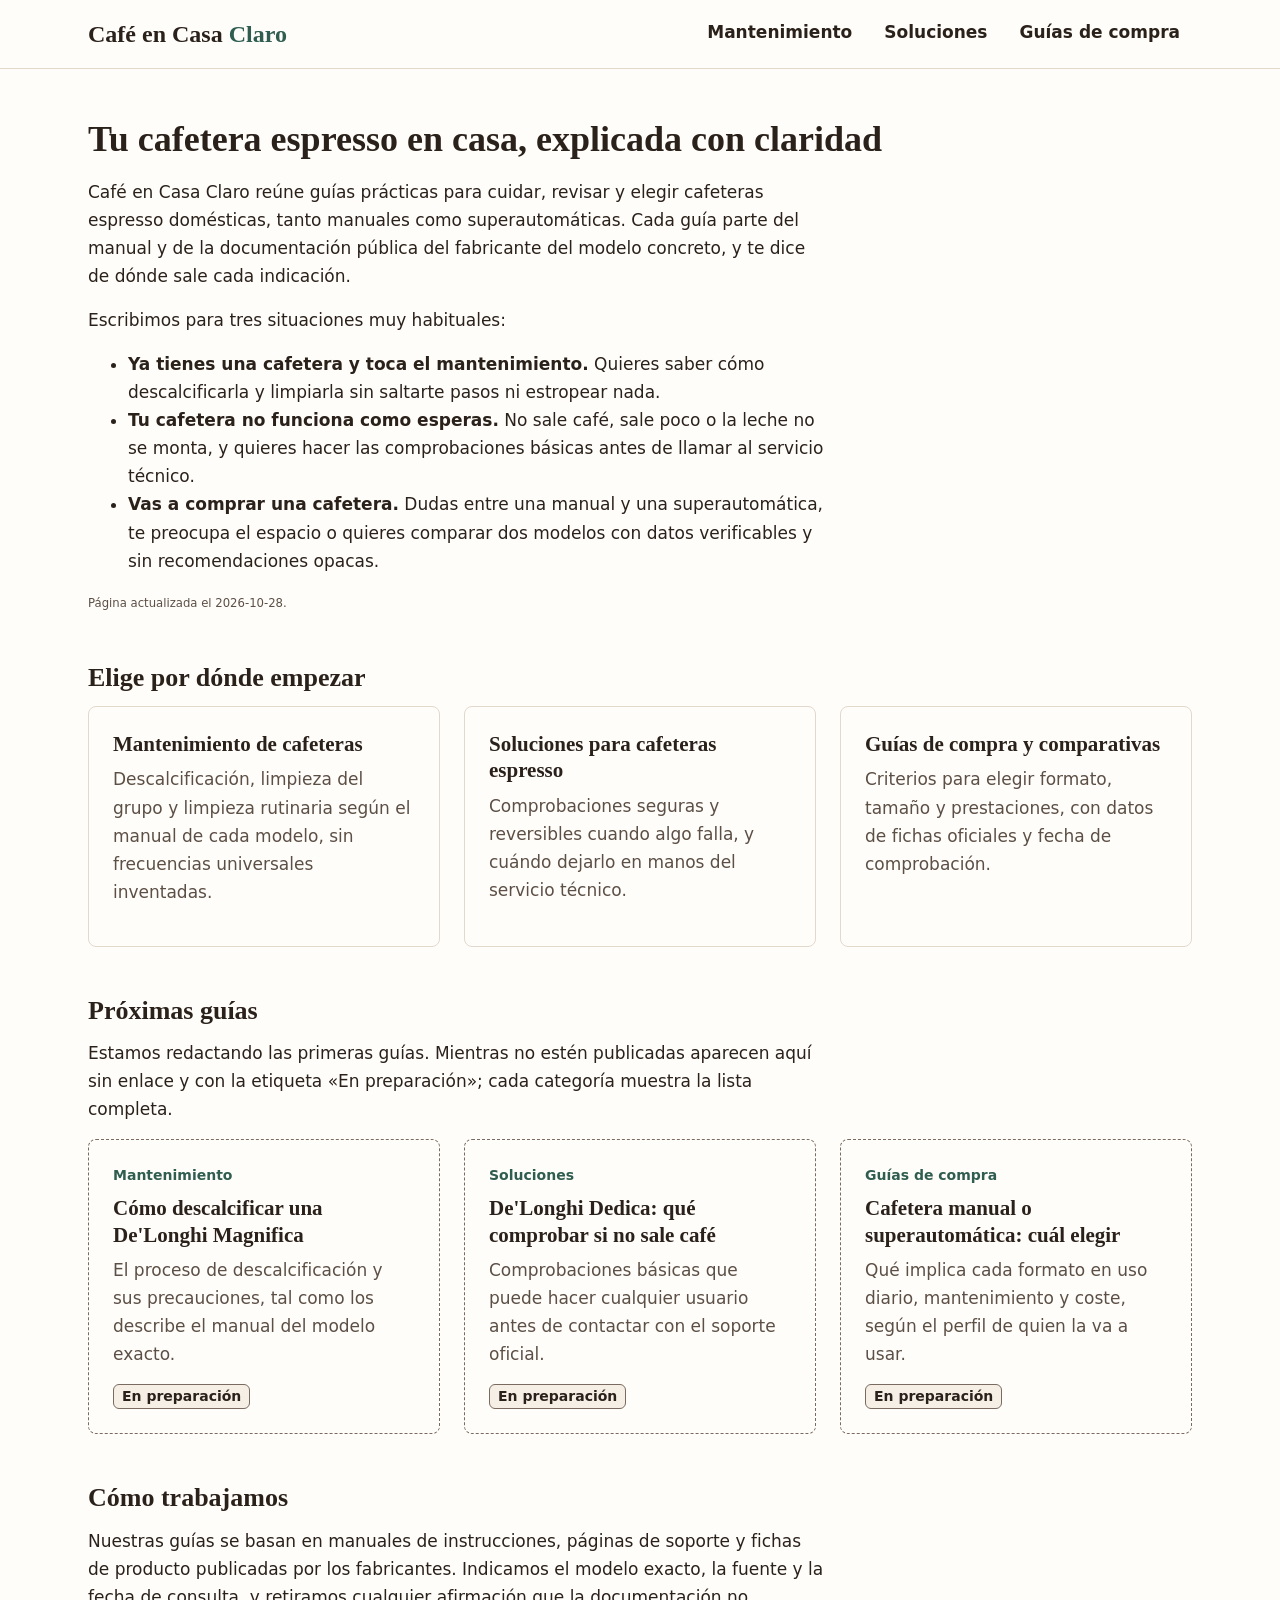
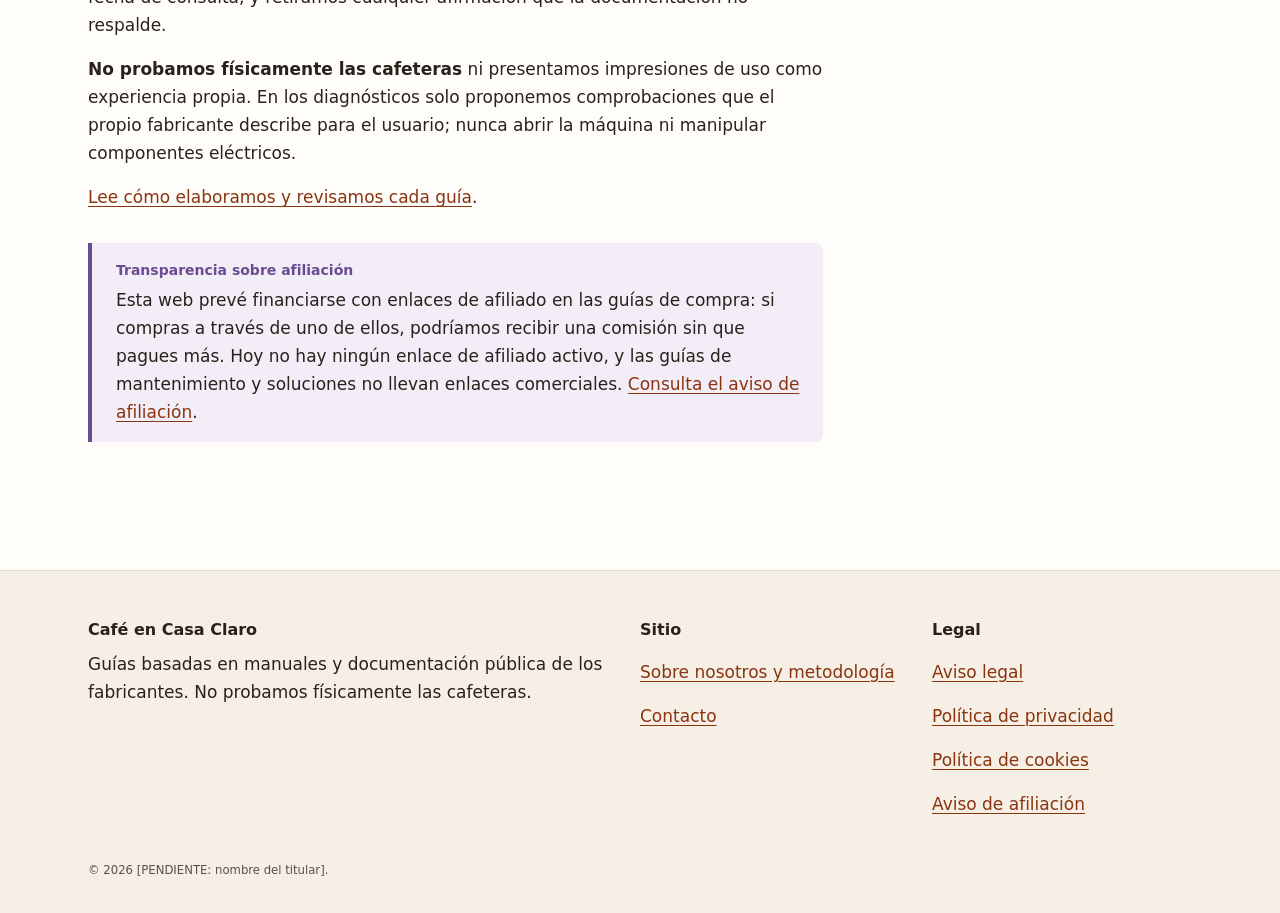
<file: cafe-en-casa-claro/index.html>
<!doctype html>
<html lang="es"><head><meta charset="utf-8"><meta name="viewport" content="width=device-width, initial-scale=1"><meta name="color-scheme" content="light"><title>Café en Casa Claro: mantener, solucionar y elegir cafeteras espresso</title><meta name="description" content="Guías en español para limpiar y descalcificar tu cafetera espresso, hacer comprobaciones seguras cuando falla y comparar modelos con datos oficiales de los fabricantes."><link rel="stylesheet" href="css/estilos.css"><link rel="icon" href="favicon.svg" type="image/svg+xml"></head><body><a class="saltar" href="#contenido">Saltar al contenido</a><header class="cabecera"><div class="contenedor cabecera-interior"><a class="marca" href="index.html">Café en Casa <span>Claro</span></a><nav class="nav-principal" aria-label="Principal"><ul><li><a href="mantenimiento/index.html">Mantenimiento</a></li><li><a href="soluciones/index.html">Soluciones</a></li><li><a href="guias-de-compra/index.html">Guías de compra</a></li></ul></nav></div></header><main id="contenido" class="contenedor">
<h1>Tu cafetera espresso en casa, explicada con claridad</h1>
<p class="intro">Café en Casa Claro reúne guías prácticas para cuidar, revisar y elegir cafeteras espresso domésticas, tanto manuales como superautomáticas. Cada guía parte del manual y de la documentación pública del fabricante del modelo concreto, y te dice de dónde sale cada indicación.</p>
<div class="lectura">
<p>Escribimos para tres situaciones muy habituales:</p>
<ul>
<li><strong>Ya tienes una cafetera y toca el mantenimiento.</strong> Quieres saber cómo descalcificarla y limpiarla sin saltarte pasos ni estropear nada.</li>
<li><strong>Tu cafetera no funciona como esperas.</strong> No sale café, sale poco o la leche no se monta, y quieres hacer las comprobaciones básicas antes de llamar al servicio técnico.</li>
<li><strong>Vas a comprar una cafetera.</strong> Dudas entre una manual y una superautomática, te preocupa el espacio o quieres comparar dos modelos con datos verificables y sin recomendaciones opacas.</li>
</ul>
</div>
<p class="fecha-pagina"><small>Página actualizada el <time datetime="2026-10-28">2026-10-28</time>.</small></p>

<h2>Elige por dónde empezar</h2>
<ul class="rejilla-tarjetas">
<li><article class="tarjeta-articulo"><h3 class="tarjeta-titulo"><a href="mantenimiento/index.html">Mantenimiento de cafeteras</a></h3><p class="tarjeta-resumen">Descalcificación, limpieza del grupo y limpieza rutinaria según el manual de cada modelo, sin frecuencias universales inventadas.</p></article></li>
<li><article class="tarjeta-articulo"><h3 class="tarjeta-titulo"><a href="soluciones/index.html">Soluciones para cafeteras espresso</a></h3><p class="tarjeta-resumen">Comprobaciones seguras y reversibles cuando algo falla, y cuándo dejarlo en manos del servicio técnico.</p></article></li>
<li><article class="tarjeta-articulo"><h3 class="tarjeta-titulo"><a href="guias-de-compra/index.html">Guías de compra y comparativas</a></h3><p class="tarjeta-resumen">Criterios para elegir formato, tamaño y prestaciones, con datos de fichas oficiales y fecha de comprobación.</p></article></li>
</ul>

<h2>Próximas guías</h2>
<p class="lectura">Estamos redactando las primeras guías. Mientras no estén publicadas aparecen aquí sin enlace y con la etiqueta «En preparación»; cada categoría muestra la lista completa.</p>
<ul class="rejilla-tarjetas">
<li><article class="tarjeta-articulo tarjeta-preparacion"><p class="tarjeta-categoria">Mantenimiento</p><h3 class="tarjeta-titulo">Cómo descalcificar una De'Longhi Magnifica</h3><p class="tarjeta-resumen">El proceso de descalcificación y sus precauciones, tal como los describe el manual del modelo exacto.</p><p class="tarjeta-meta"><span class="etiqueta-estado">En preparación</span></p></article></li>
<li><article class="tarjeta-articulo tarjeta-preparacion"><p class="tarjeta-categoria">Soluciones</p><h3 class="tarjeta-titulo">De'Longhi Dedica: qué comprobar si no sale café</h3><p class="tarjeta-resumen">Comprobaciones básicas que puede hacer cualquier usuario antes de contactar con el soporte oficial.</p><p class="tarjeta-meta"><span class="etiqueta-estado">En preparación</span></p></article></li>
<li><article class="tarjeta-articulo tarjeta-preparacion"><p class="tarjeta-categoria">Guías de compra</p><h3 class="tarjeta-titulo">Cafetera manual o superautomática: cuál elegir</h3><p class="tarjeta-resumen">Qué implica cada formato en uso diario, mantenimiento y coste, según el perfil de quien la va a usar.</p><p class="tarjeta-meta"><span class="etiqueta-estado">En preparación</span></p></article></li>
</ul>

<h2>Cómo trabajamos</h2>
<div class="lectura">
<p>Nuestras guías se basan en manuales de instrucciones, páginas de soporte y fichas de producto publicadas por los fabricantes. Indicamos el modelo exacto, la fuente y la fecha de consulta, y retiramos cualquier afirmación que la documentación no respalde.</p>
<p><strong>No probamos físicamente las cafeteras</strong> ni presentamos impresiones de uso como experiencia propia. En los diagnósticos solo proponemos comprobaciones que el propio fabricante describe para el usuario; nunca abrir la máquina ni manipular componentes eléctricos.</p>
<p><a href="sobre-nosotros/index.html">Lee cómo elaboramos y revisamos cada guía</a>.</p>
</div>

<aside class="caja caja-afiliacion" aria-label="Transparencia sobre afiliación"><p class="caja-etiqueta">Transparencia sobre afiliación</p><p>Esta web prevé financiarse con enlaces de afiliado en las guías de compra: si compras a través de uno de ellos, podríamos recibir una comisión sin que pagues más. Hoy no hay ningún enlace de afiliado activo, y las guías de mantenimiento y soluciones no llevan enlaces comerciales. <a href="aviso-afiliacion.html">Consulta el aviso de afiliación</a>.</p></aside>
</main><footer class="pie"><div class="contenedor pie-interior"><section aria-labelledby="pie-sitio"><h2 id="pie-sitio" class="pie-titulo">Café en Casa Claro</h2><p>Guías basadas en manuales y documentación pública de los fabricantes. No probamos físicamente las cafeteras.</p></section><nav aria-label="Sitio"><h2 class="pie-titulo">Sitio</h2><ul><li><a href="sobre-nosotros/index.html">Sobre nosotros y metodología</a></li><li><a href="contacto/index.html">Contacto</a></li></ul></nav><nav aria-label="Información legal"><h2 class="pie-titulo">Legal</h2><ul><li><a href="aviso-legal.html">Aviso legal</a></li><li><a href="privacidad.html">Política de privacidad</a></li><li><a href="cookies.html">Política de cookies</a></li><li><a href="aviso-afiliacion.html">Aviso de afiliación</a></li></ul></nav></div><p class="contenedor pie-copy"><small>© 2026 [PENDIENTE: nombre del titular].</small></p></footer></body></html>
</file>
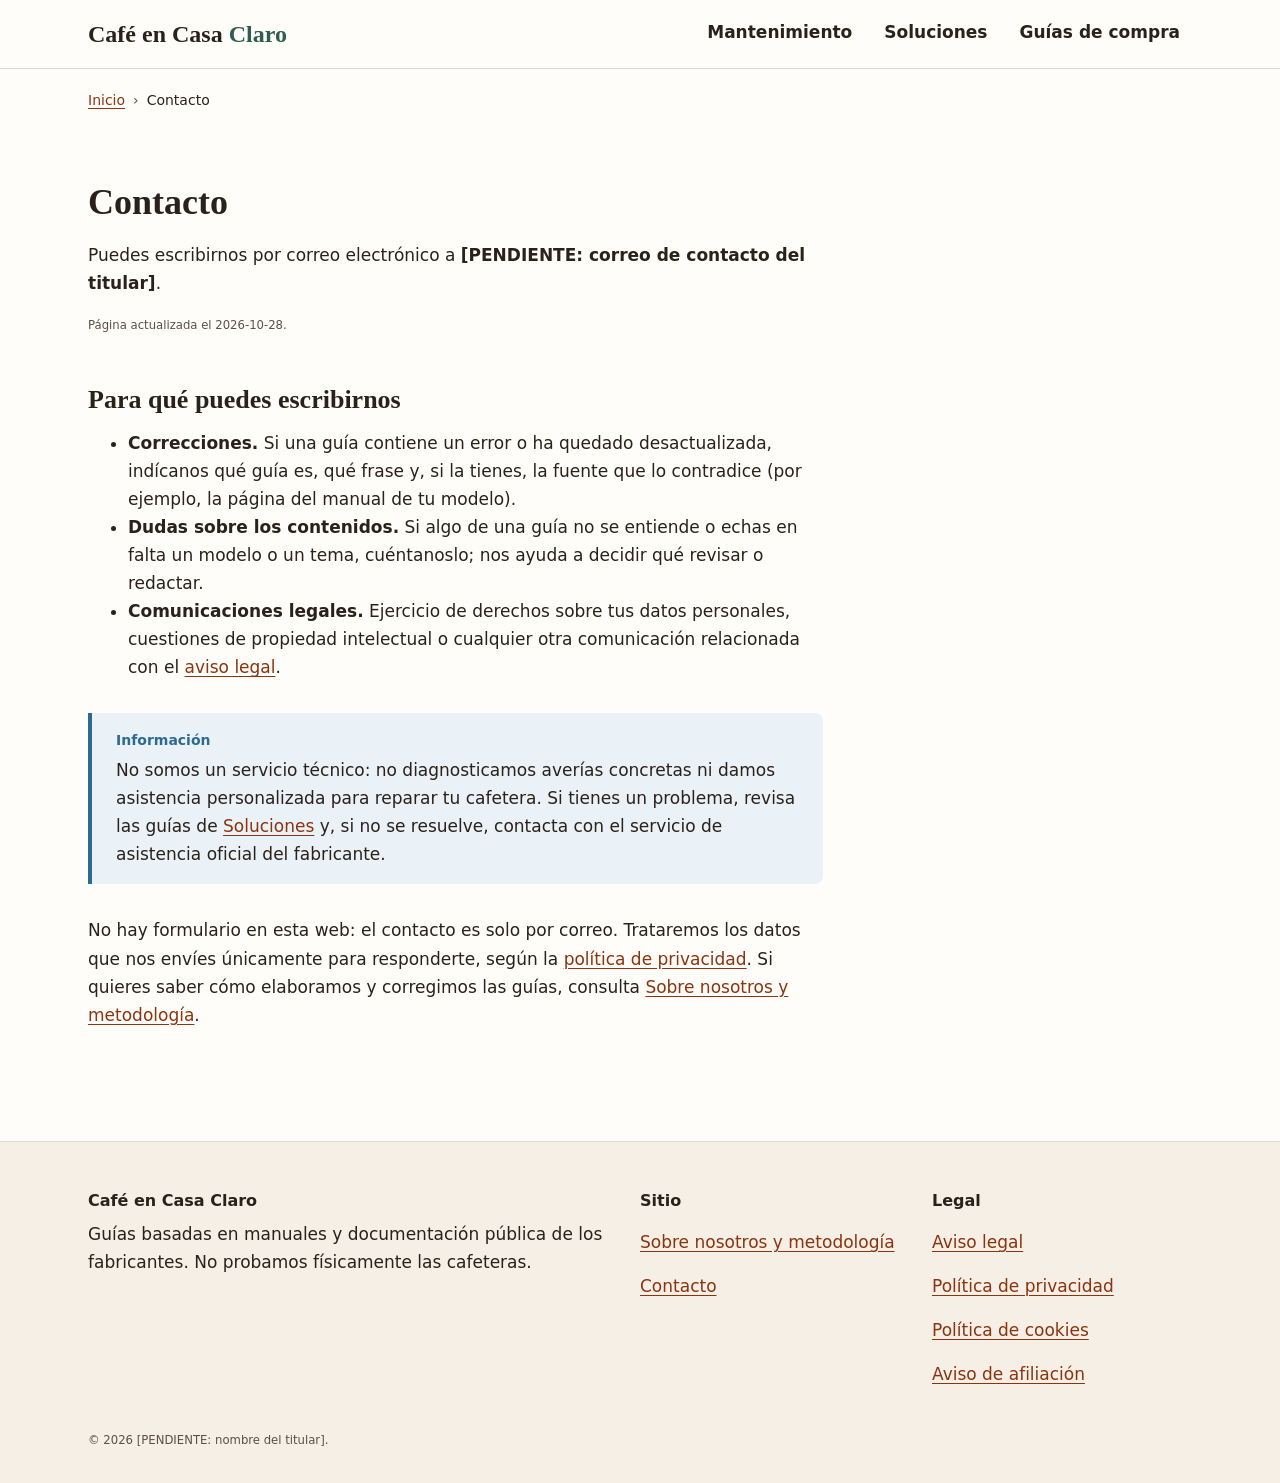
<file: cafe-en-casa-claro/contacto/index.html>
<!doctype html>
<html lang="es"><head><meta charset="utf-8"><meta name="viewport" content="width=device-width, initial-scale=1"><meta name="color-scheme" content="light"><title>Contacto | Café en Casa Claro</title><meta name="description" content="Cómo contactar con Café en Casa Claro para comunicar errores, plantear dudas sobre las guías o enviar comunicaciones legales. No ofrecemos servicio técnico."><link rel="stylesheet" href="../css/estilos.css"><link rel="icon" href="../favicon.svg" type="image/svg+xml"></head><body><a class="saltar" href="#contenido">Saltar al contenido</a><header class="cabecera"><div class="contenedor cabecera-interior"><a class="marca" href="../index.html">Café en Casa <span>Claro</span></a><nav class="nav-principal" aria-label="Principal"><ul><li><a href="../mantenimiento/index.html">Mantenimiento</a></li><li><a href="../soluciones/index.html">Soluciones</a></li><li><a href="../guias-de-compra/index.html">Guías de compra</a></li></ul></nav></div></header><nav class="migas" aria-label="Migas de pan"><ol class="contenedor"><li><a href="../index.html">Inicio</a></li><li><span aria-current="page">Contacto</span></li></ol></nav><main id="contenido" class="contenedor">
<h1>Contacto</h1>
<p class="intro">Puedes escribirnos por correo electrónico a <strong>[PENDIENTE: correo de contacto del titular]</strong>.</p>
<p class="fecha-pagina"><small>Página actualizada el <time datetime="2026-10-28">2026-10-28</time>.</small></p>
<div class="lectura">
<h2>Para qué puedes escribirnos</h2>
<ul>
<li><strong>Correcciones.</strong> Si una guía contiene un error o ha quedado desactualizada, indícanos qué guía es, qué frase y, si la tienes, la fuente que lo contradice (por ejemplo, la página del manual de tu modelo).</li>
<li><strong>Dudas sobre los contenidos.</strong> Si algo de una guía no se entiende o echas en falta un modelo o un tema, cuéntanoslo; nos ayuda a decidir qué revisar o redactar.</li>
<li><strong>Comunicaciones legales.</strong> Ejercicio de derechos sobre tus datos personales, cuestiones de propiedad intelectual o cualquier otra comunicación relacionada con el <a href="../aviso-legal.html">aviso legal</a>.</li>
</ul>
</div>
<aside class="caja caja-info" aria-label="Información"><p class="caja-etiqueta">Información</p><p>No somos un servicio técnico: no diagnosticamos averías concretas ni damos asistencia personalizada para reparar tu cafetera. Si tienes un problema, revisa las guías de <a href="../soluciones/index.html">Soluciones</a> y, si no se resuelve, contacta con el servicio de asistencia oficial del fabricante.</p></aside>
<div class="lectura">
<p>No hay formulario en esta web: el contacto es solo por correo. Trataremos los datos que nos envíes únicamente para responderte, según la <a href="../privacidad.html">política de privacidad</a>. Si quieres saber cómo elaboramos y corregimos las guías, consulta <a href="../sobre-nosotros/index.html">Sobre nosotros y metodología</a>.</p>
</div>
</main><footer class="pie"><div class="contenedor pie-interior"><section aria-labelledby="pie-sitio"><h2 id="pie-sitio" class="pie-titulo">Café en Casa Claro</h2><p>Guías basadas en manuales y documentación pública de los fabricantes. No probamos físicamente las cafeteras.</p></section><nav aria-label="Sitio"><h2 class="pie-titulo">Sitio</h2><ul><li><a href="../sobre-nosotros/index.html">Sobre nosotros y metodología</a></li><li><a href="../contacto/index.html">Contacto</a></li></ul></nav><nav aria-label="Información legal"><h2 class="pie-titulo">Legal</h2><ul><li><a href="../aviso-legal.html">Aviso legal</a></li><li><a href="../privacidad.html">Política de privacidad</a></li><li><a href="../cookies.html">Política de cookies</a></li><li><a href="../aviso-afiliacion.html">Aviso de afiliación</a></li></ul></nav></div><p class="contenedor pie-copy"><small>© 2026 [PENDIENTE: nombre del titular].</small></p></footer></body></html>
</file>
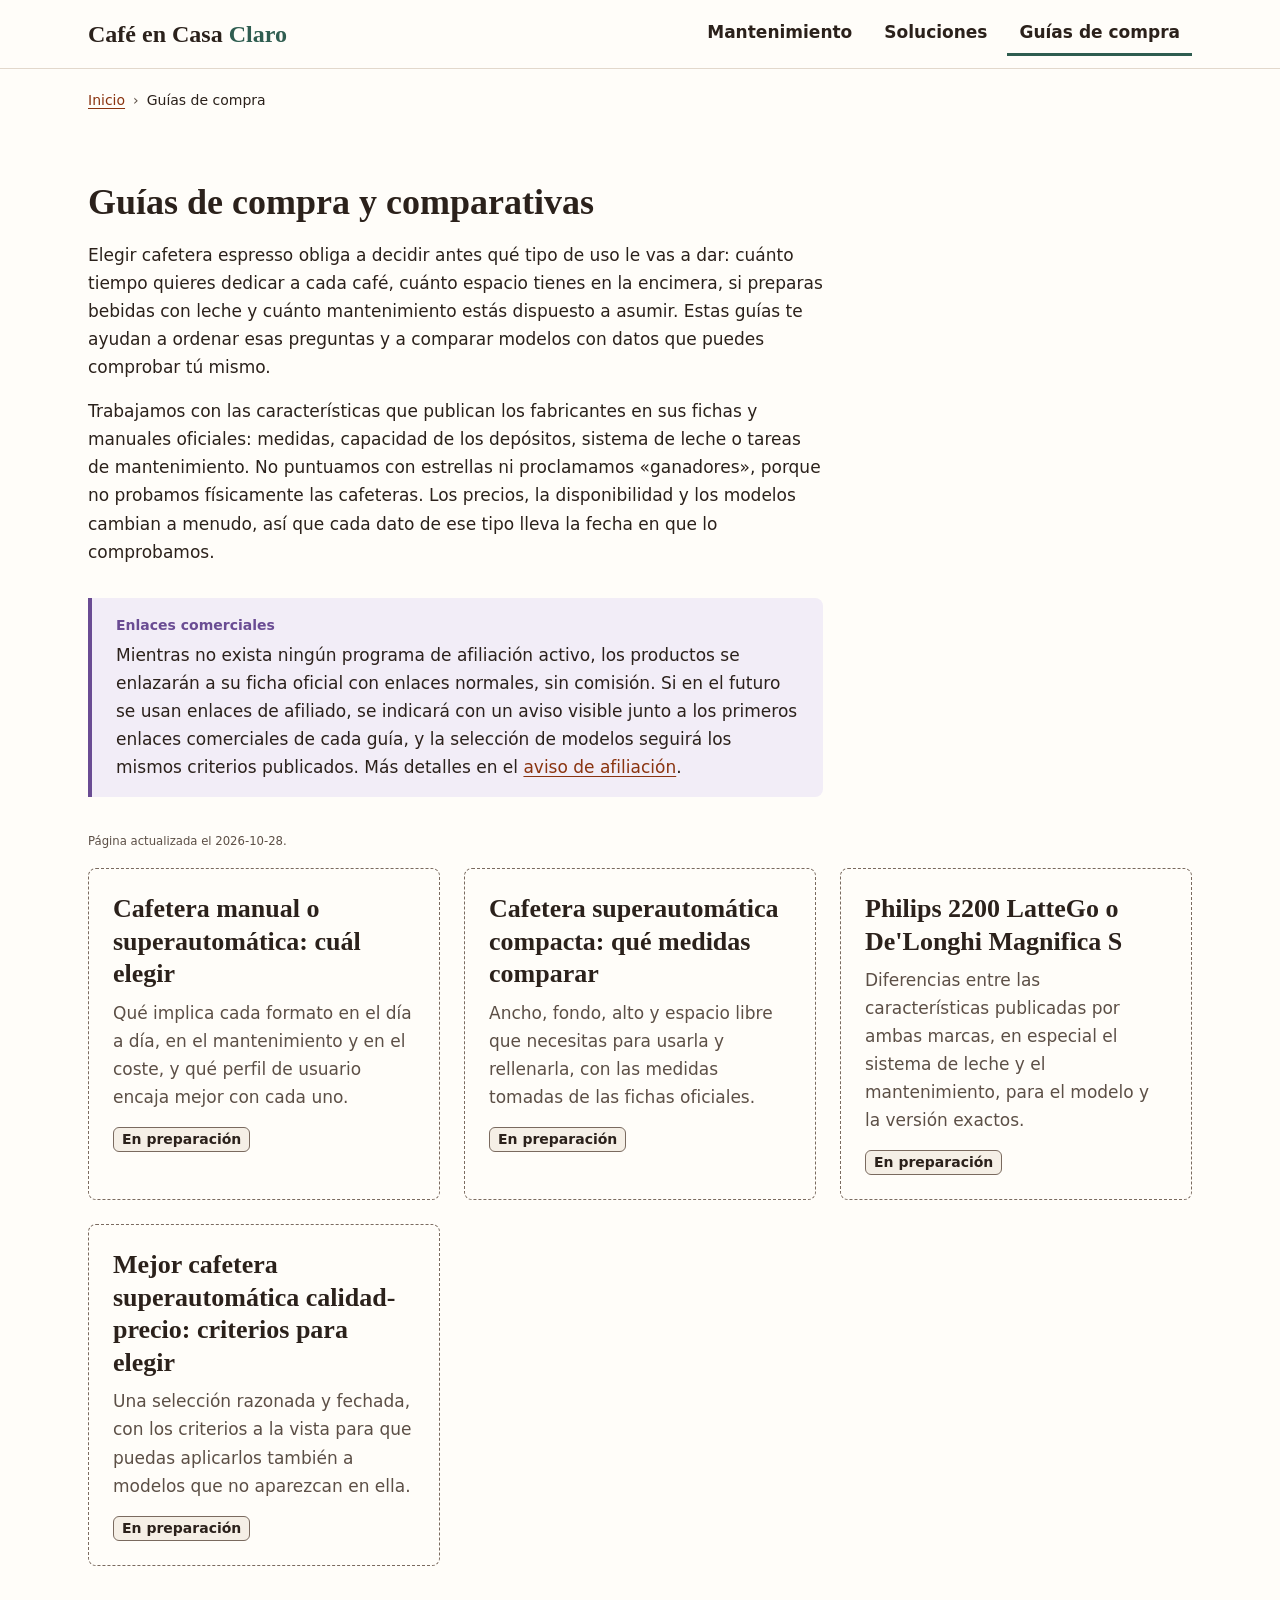
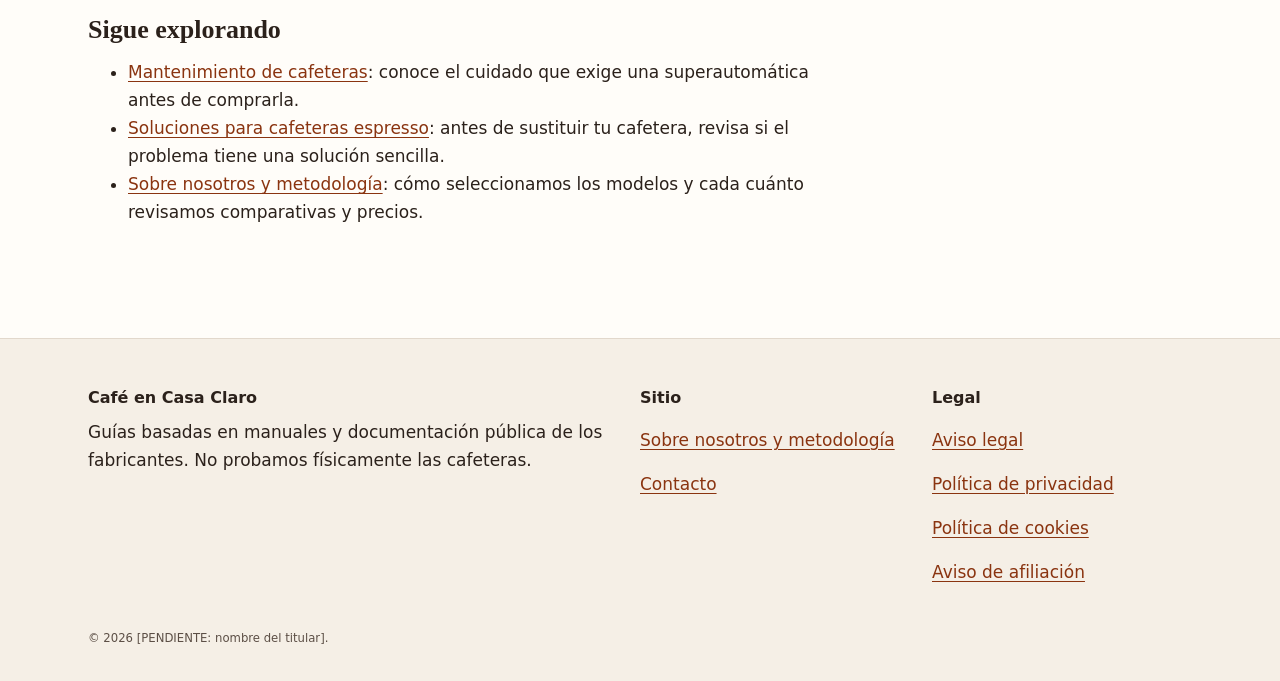
<file: cafe-en-casa-claro/guias-de-compra/index.html>
<!doctype html>
<html lang="es"><head><meta charset="utf-8"><meta name="viewport" content="width=device-width, initial-scale=1"><meta name="color-scheme" content="light"><title>Guías de compra y comparativas de cafeteras | Café en Casa Claro</title><meta name="description" content="Cómo elegir cafetera espresso: manual o superautomática, medidas de modelos compactos y comparativas con datos de fichas oficiales, con fecha de comprobación y sin puntuaciones opacas."><link rel="stylesheet" href="../css/estilos.css"><link rel="icon" href="../favicon.svg" type="image/svg+xml"></head><body><a class="saltar" href="#contenido">Saltar al contenido</a><header class="cabecera"><div class="contenedor cabecera-interior"><a class="marca" href="../index.html">Café en Casa <span>Claro</span></a><nav class="nav-principal" aria-label="Principal"><ul><li><a href="../mantenimiento/index.html">Mantenimiento</a></li><li><a href="../soluciones/index.html">Soluciones</a></li><li><a href="../guias-de-compra/index.html" aria-current="page">Guías de compra</a></li></ul></nav></div></header><nav class="migas" aria-label="Migas de pan"><ol class="contenedor"><li><a href="../index.html">Inicio</a></li><li><span aria-current="page">Guías de compra</span></li></ol></nav><main id="contenido" class="contenedor">
<h1>Guías de compra y comparativas</h1>
<div class="lectura">
<p>Elegir cafetera espresso obliga a decidir antes qué tipo de uso le vas a dar: cuánto tiempo quieres dedicar a cada café, cuánto espacio tienes en la encimera, si preparas bebidas con leche y cuánto mantenimiento estás dispuesto a asumir. Estas guías te ayudan a ordenar esas preguntas y a comparar modelos con datos que puedes comprobar tú mismo.</p>
<p>Trabajamos con las características que publican los fabricantes en sus fichas y manuales oficiales: medidas, capacidad de los depósitos, sistema de leche o tareas de mantenimiento. No puntuamos con estrellas ni proclamamos «ganadores», porque no probamos físicamente las cafeteras. Los precios, la disponibilidad y los modelos cambian a menudo, así que cada dato de ese tipo lleva la fecha en que lo comprobamos.</p>
</div>
<aside class="caja caja-afiliacion" aria-label="Enlaces comerciales"><p class="caja-etiqueta">Enlaces comerciales</p><p>Mientras no exista ningún programa de afiliación activo, los productos se enlazarán a su ficha oficial con enlaces normales, sin comisión. Si en el futuro se usan enlaces de afiliado, se indicará con un aviso visible junto a los primeros enlaces comerciales de cada guía, y la selección de modelos seguirá los mismos criterios publicados. Más detalles en el <a href="../aviso-afiliacion.html">aviso de afiliación</a>.</p></aside>
<p class="fecha-pagina"><small>Página actualizada el <time datetime="2026-10-28">2026-10-28</time>.</small></p>

<ul class="rejilla-tarjetas">
<li><article class="tarjeta-articulo tarjeta-preparacion"><h2 class="tarjeta-titulo">Cafetera manual o superautomática: cuál elegir</h2><p class="tarjeta-resumen">Qué implica cada formato en el día a día, en el mantenimiento y en el coste, y qué perfil de usuario encaja mejor con cada uno.</p><p class="tarjeta-meta"><span class="etiqueta-estado">En preparación</span></p></article></li>
<li><article class="tarjeta-articulo tarjeta-preparacion"><h2 class="tarjeta-titulo">Cafetera superautomática compacta: qué medidas comparar</h2><p class="tarjeta-resumen">Ancho, fondo, alto y espacio libre que necesitas para usarla y rellenarla, con las medidas tomadas de las fichas oficiales.</p><p class="tarjeta-meta"><span class="etiqueta-estado">En preparación</span></p></article></li>
<li><article class="tarjeta-articulo tarjeta-preparacion"><h2 class="tarjeta-titulo">Philips 2200 LatteGo o De'Longhi Magnifica S</h2><p class="tarjeta-resumen">Diferencias entre las características publicadas por ambas marcas, en especial el sistema de leche y el mantenimiento, para el modelo y la versión exactos.</p><p class="tarjeta-meta"><span class="etiqueta-estado">En preparación</span></p></article></li>
<li><article class="tarjeta-articulo tarjeta-preparacion"><h2 class="tarjeta-titulo">Mejor cafetera superautomática calidad-precio: criterios para elegir</h2><p class="tarjeta-resumen">Una selección razonada y fechada, con los criterios a la vista para que puedas aplicarlos también a modelos que no aparezcan en ella.</p><p class="tarjeta-meta"><span class="etiqueta-estado">En preparación</span></p></article></li>
</ul>

<h2>Sigue explorando</h2>
<ul class="lectura">
<li><a href="../mantenimiento/index.html">Mantenimiento de cafeteras</a>: conoce el cuidado que exige una superautomática antes de comprarla.</li>
<li><a href="../soluciones/index.html">Soluciones para cafeteras espresso</a>: antes de sustituir tu cafetera, revisa si el problema tiene una solución sencilla.</li>
<li><a href="../sobre-nosotros/index.html">Sobre nosotros y metodología</a>: cómo seleccionamos los modelos y cada cuánto revisamos comparativas y precios.</li>
</ul>
</main><footer class="pie"><div class="contenedor pie-interior"><section aria-labelledby="pie-sitio"><h2 id="pie-sitio" class="pie-titulo">Café en Casa Claro</h2><p>Guías basadas en manuales y documentación pública de los fabricantes. No probamos físicamente las cafeteras.</p></section><nav aria-label="Sitio"><h2 class="pie-titulo">Sitio</h2><ul><li><a href="../sobre-nosotros/index.html">Sobre nosotros y metodología</a></li><li><a href="../contacto/index.html">Contacto</a></li></ul></nav><nav aria-label="Información legal"><h2 class="pie-titulo">Legal</h2><ul><li><a href="../aviso-legal.html">Aviso legal</a></li><li><a href="../privacidad.html">Política de privacidad</a></li><li><a href="../cookies.html">Política de cookies</a></li><li><a href="../aviso-afiliacion.html">Aviso de afiliación</a></li></ul></nav></div><p class="contenedor pie-copy"><small>© 2026 [PENDIENTE: nombre del titular].</small></p></footer></body></html>
</file>
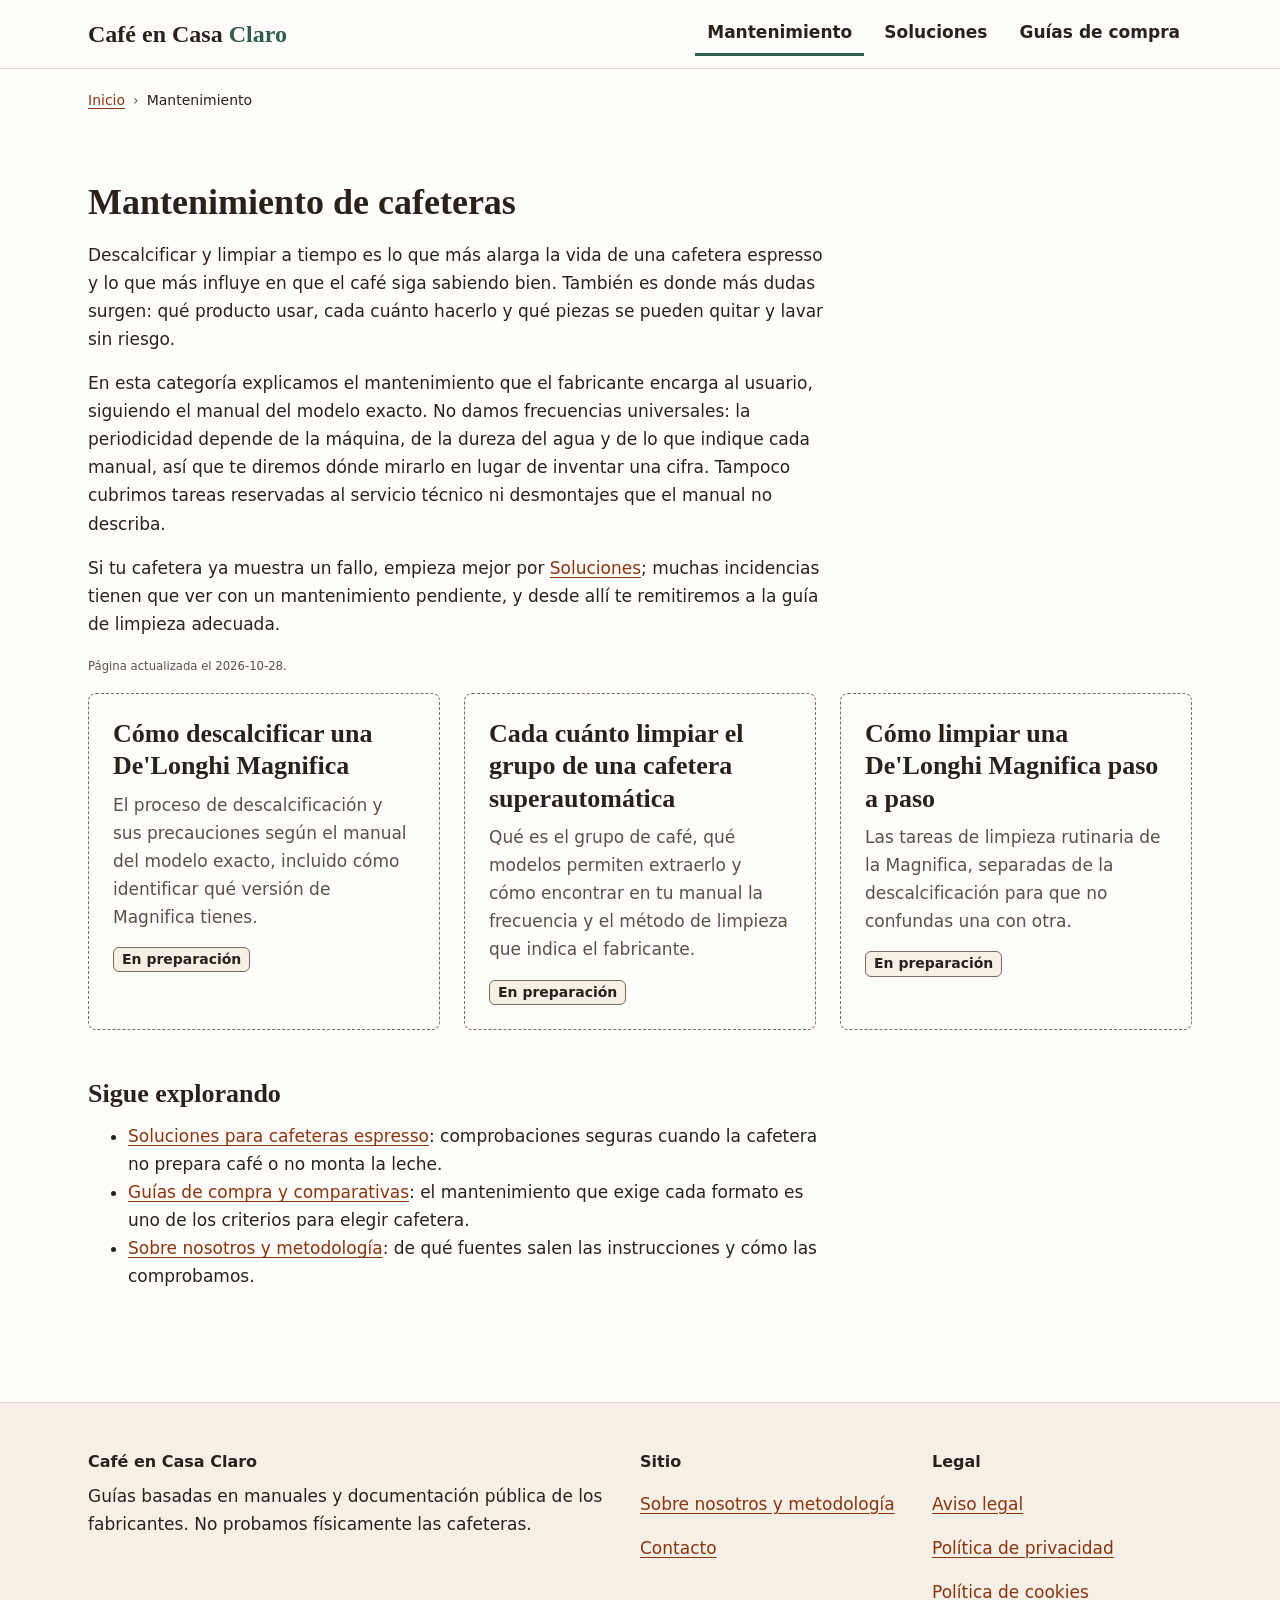
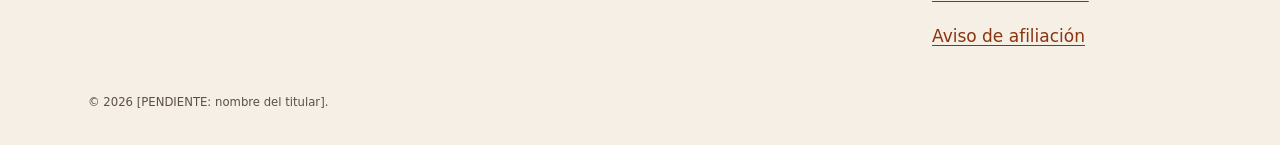
<file: cafe-en-casa-claro/mantenimiento/index.html>
<!doctype html>
<html lang="es"><head><meta charset="utf-8"><meta name="viewport" content="width=device-width, initial-scale=1"><meta name="color-scheme" content="light"><title>Mantenimiento de cafeteras: descalcificar y limpiar | Café en Casa Claro</title><meta name="description" content="Guías para descalcificar y limpiar cafeteras espresso y superautomáticas siguiendo el manual de cada modelo: qué hacer, con qué frecuencia y qué precauciones tomar."><link rel="stylesheet" href="../css/estilos.css"><link rel="icon" href="../favicon.svg" type="image/svg+xml"></head><body><a class="saltar" href="#contenido">Saltar al contenido</a><header class="cabecera"><div class="contenedor cabecera-interior"><a class="marca" href="../index.html">Café en Casa <span>Claro</span></a><nav class="nav-principal" aria-label="Principal"><ul><li><a href="../mantenimiento/index.html" aria-current="page">Mantenimiento</a></li><li><a href="../soluciones/index.html">Soluciones</a></li><li><a href="../guias-de-compra/index.html">Guías de compra</a></li></ul></nav></div></header><nav class="migas" aria-label="Migas de pan"><ol class="contenedor"><li><a href="../index.html">Inicio</a></li><li><span aria-current="page">Mantenimiento</span></li></ol></nav><main id="contenido" class="contenedor">
<h1>Mantenimiento de cafeteras</h1>
<div class="lectura">
<p>Descalcificar y limpiar a tiempo es lo que más alarga la vida de una cafetera espresso y lo que más influye en que el café siga sabiendo bien. También es donde más dudas surgen: qué producto usar, cada cuánto hacerlo y qué piezas se pueden quitar y lavar sin riesgo.</p>
<p>En esta categoría explicamos el mantenimiento que el fabricante encarga al usuario, siguiendo el manual del modelo exacto. No damos frecuencias universales: la periodicidad depende de la máquina, de la dureza del agua y de lo que indique cada manual, así que te diremos dónde mirarlo en lugar de inventar una cifra. Tampoco cubrimos tareas reservadas al servicio técnico ni desmontajes que el manual no describa.</p>
<p>Si tu cafetera ya muestra un fallo, empieza mejor por <a href="../soluciones/index.html">Soluciones</a>; muchas incidencias tienen que ver con un mantenimiento pendiente, y desde allí te remitiremos a la guía de limpieza adecuada.</p>
</div>
<p class="fecha-pagina"><small>Página actualizada el <time datetime="2026-10-28">2026-10-28</time>.</small></p>

<ul class="rejilla-tarjetas">
<li><article class="tarjeta-articulo tarjeta-preparacion"><h2 class="tarjeta-titulo">Cómo descalcificar una De'Longhi Magnifica</h2><p class="tarjeta-resumen">El proceso de descalcificación y sus precauciones según el manual del modelo exacto, incluido cómo identificar qué versión de Magnifica tienes.</p><p class="tarjeta-meta"><span class="etiqueta-estado">En preparación</span></p></article></li>
<li><article class="tarjeta-articulo tarjeta-preparacion"><h2 class="tarjeta-titulo">Cada cuánto limpiar el grupo de una cafetera superautomática</h2><p class="tarjeta-resumen">Qué es el grupo de café, qué modelos permiten extraerlo y cómo encontrar en tu manual la frecuencia y el método de limpieza que indica el fabricante.</p><p class="tarjeta-meta"><span class="etiqueta-estado">En preparación</span></p></article></li>
<li><article class="tarjeta-articulo tarjeta-preparacion"><h2 class="tarjeta-titulo">Cómo limpiar una De'Longhi Magnifica paso a paso</h2><p class="tarjeta-resumen">Las tareas de limpieza rutinaria de la Magnifica, separadas de la descalcificación para que no confundas una con otra.</p><p class="tarjeta-meta"><span class="etiqueta-estado">En preparación</span></p></article></li>
</ul>

<h2>Sigue explorando</h2>
<ul class="lectura">
<li><a href="../soluciones/index.html">Soluciones para cafeteras espresso</a>: comprobaciones seguras cuando la cafetera no prepara café o no monta la leche.</li>
<li><a href="../guias-de-compra/index.html">Guías de compra y comparativas</a>: el mantenimiento que exige cada formato es uno de los criterios para elegir cafetera.</li>
<li><a href="../sobre-nosotros/index.html">Sobre nosotros y metodología</a>: de qué fuentes salen las instrucciones y cómo las comprobamos.</li>
</ul>
</main><footer class="pie"><div class="contenedor pie-interior"><section aria-labelledby="pie-sitio"><h2 id="pie-sitio" class="pie-titulo">Café en Casa Claro</h2><p>Guías basadas en manuales y documentación pública de los fabricantes. No probamos físicamente las cafeteras.</p></section><nav aria-label="Sitio"><h2 class="pie-titulo">Sitio</h2><ul><li><a href="../sobre-nosotros/index.html">Sobre nosotros y metodología</a></li><li><a href="../contacto/index.html">Contacto</a></li></ul></nav><nav aria-label="Información legal"><h2 class="pie-titulo">Legal</h2><ul><li><a href="../aviso-legal.html">Aviso legal</a></li><li><a href="../privacidad.html">Política de privacidad</a></li><li><a href="../cookies.html">Política de cookies</a></li><li><a href="../aviso-afiliacion.html">Aviso de afiliación</a></li></ul></nav></div><p class="contenedor pie-copy"><small>© 2026 [PENDIENTE: nombre del titular].</small></p></footer></body></html>
</file>
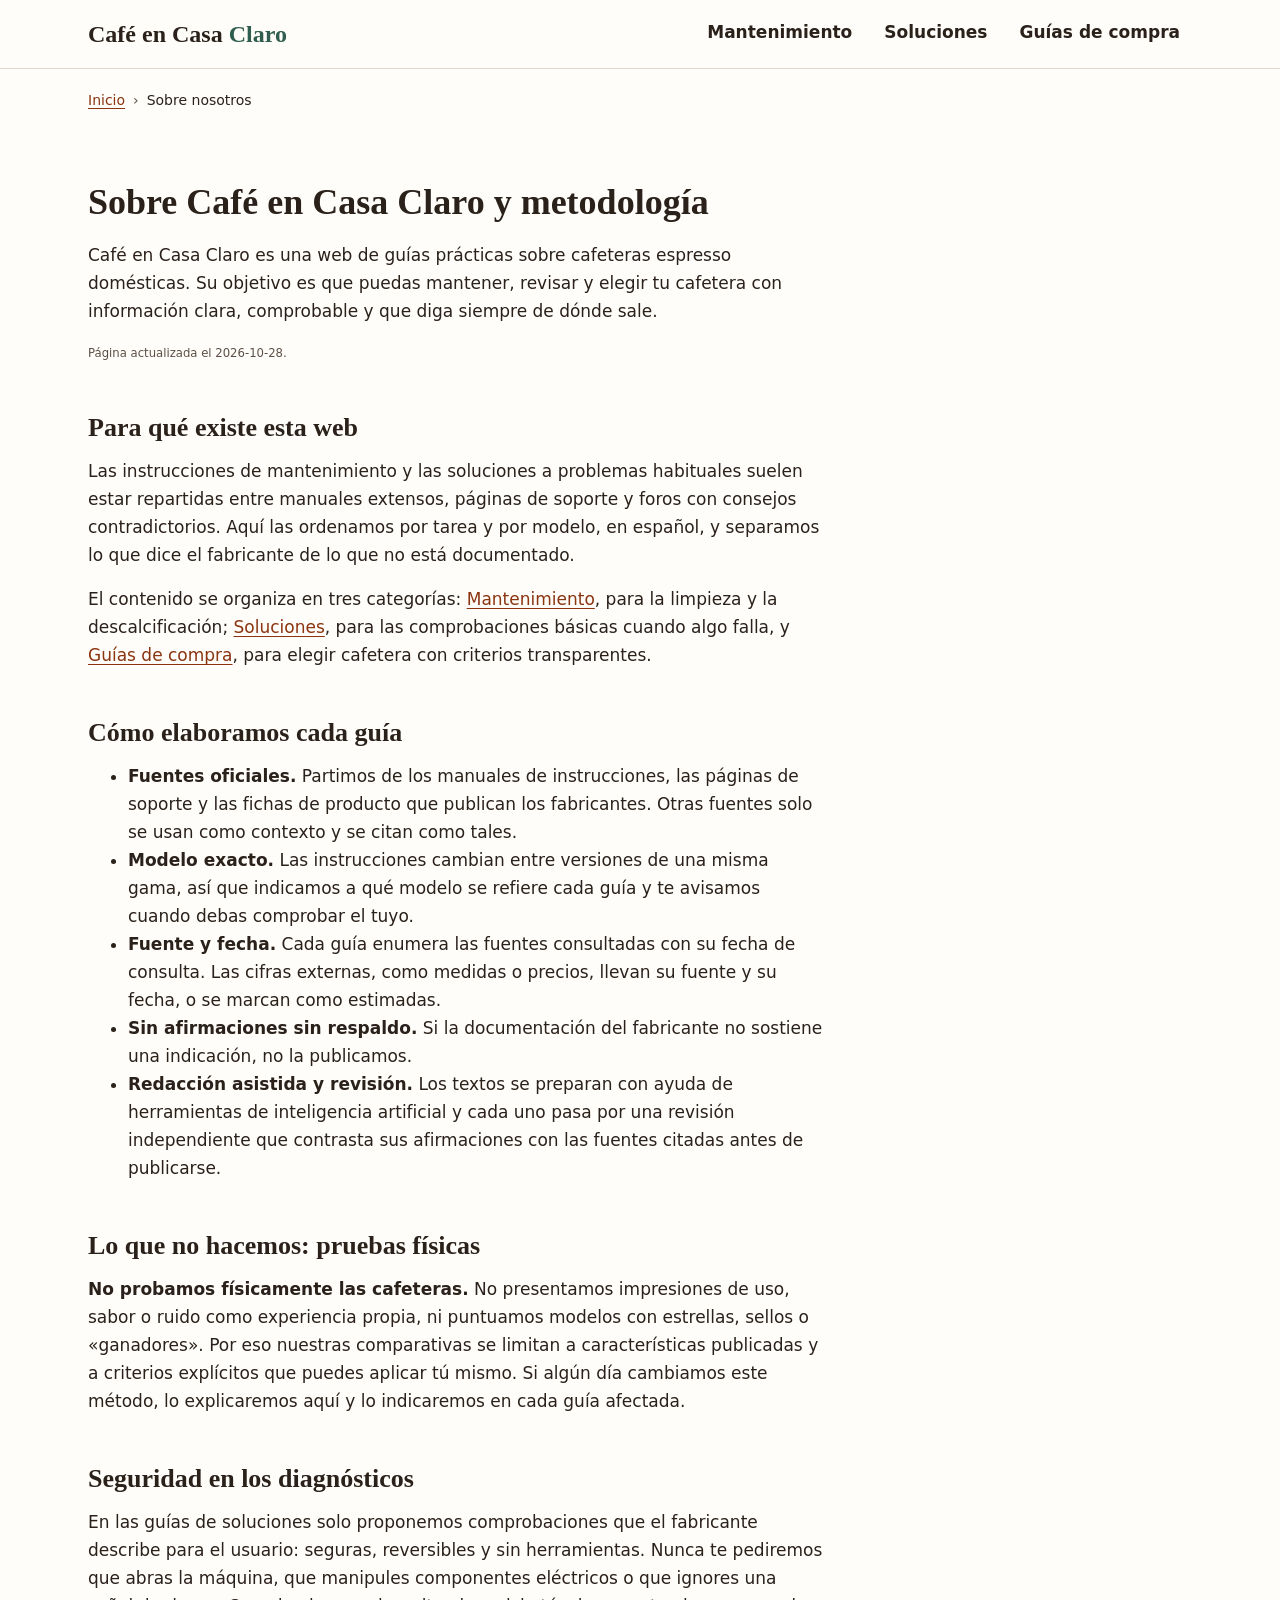
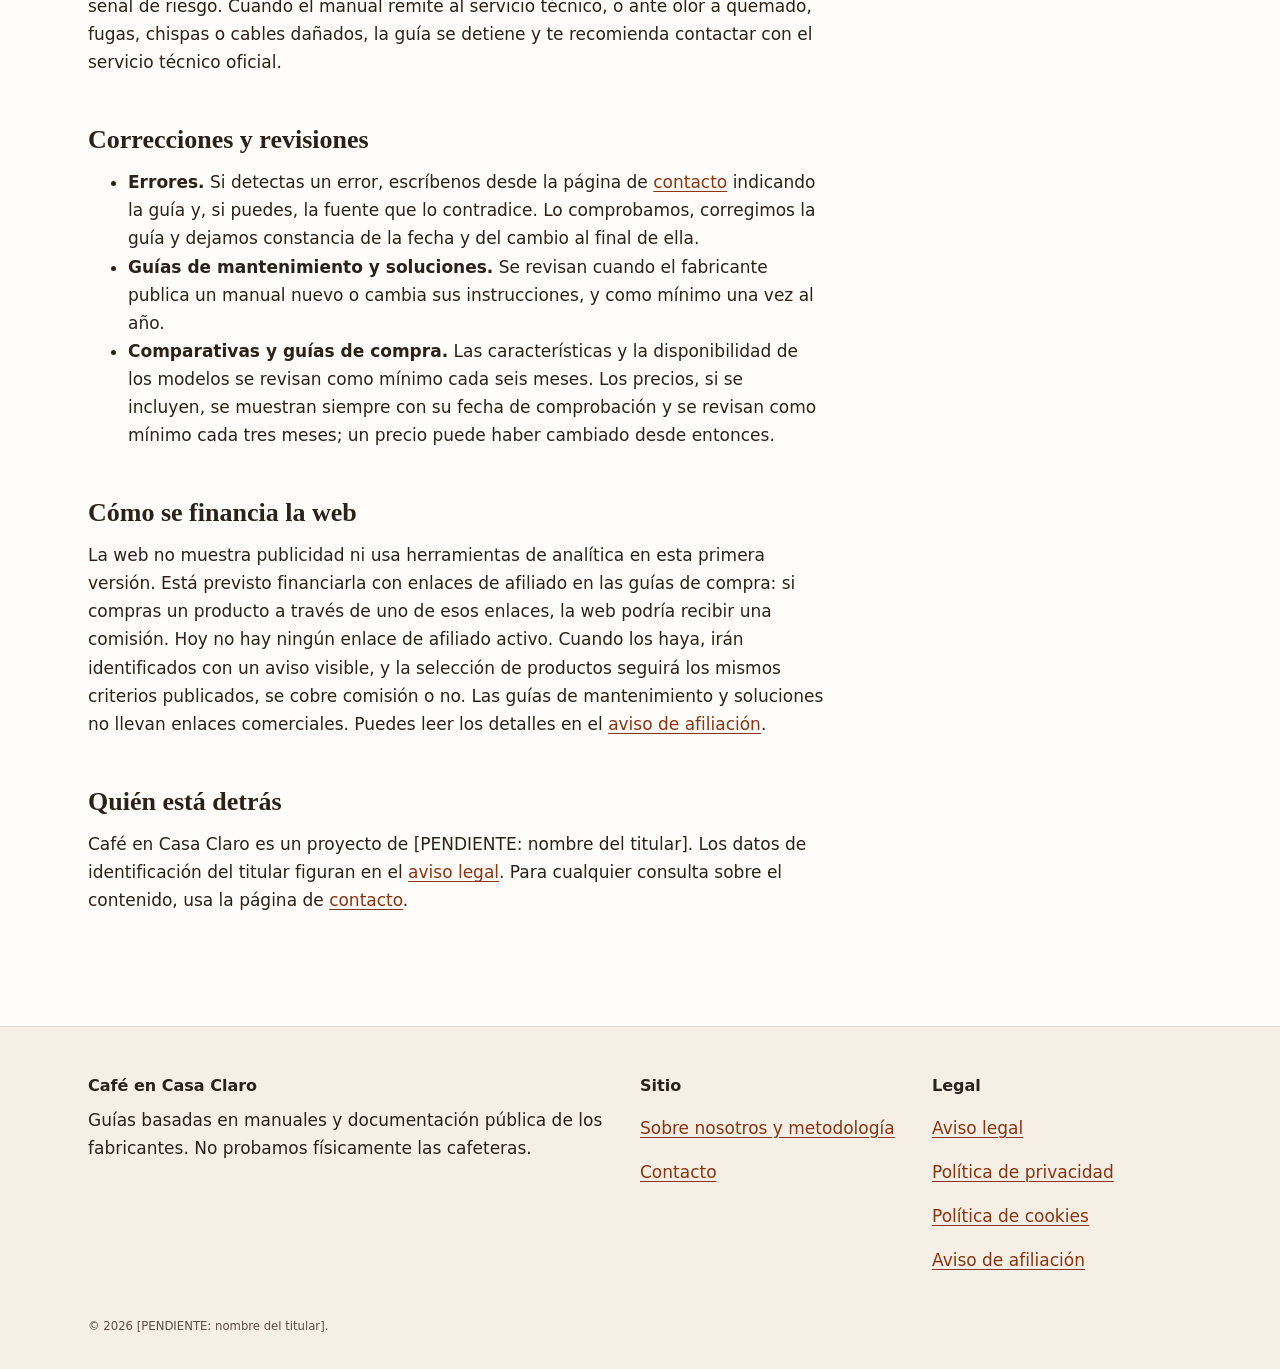
<file: cafe-en-casa-claro/sobre-nosotros/index.html>
<!doctype html>
<html lang="es"><head><meta charset="utf-8"><meta name="viewport" content="width=device-width, initial-scale=1"><meta name="color-scheme" content="light"><title>Sobre Café en Casa Claro y metodología | Café en Casa Claro</title><meta name="description" content="Quién está detrás de Café en Casa Claro, de qué fuentes salen sus guías, qué límites tiene el método, cómo se corrigen errores y cómo se financia la web."><link rel="stylesheet" href="../css/estilos.css"><link rel="icon" href="../favicon.svg" type="image/svg+xml"></head><body><a class="saltar" href="#contenido">Saltar al contenido</a><header class="cabecera"><div class="contenedor cabecera-interior"><a class="marca" href="../index.html">Café en Casa <span>Claro</span></a><nav class="nav-principal" aria-label="Principal"><ul><li><a href="../mantenimiento/index.html">Mantenimiento</a></li><li><a href="../soluciones/index.html">Soluciones</a></li><li><a href="../guias-de-compra/index.html">Guías de compra</a></li></ul></nav></div></header><nav class="migas" aria-label="Migas de pan"><ol class="contenedor"><li><a href="../index.html">Inicio</a></li><li><span aria-current="page">Sobre nosotros</span></li></ol></nav><main id="contenido" class="contenedor">
<h1>Sobre Café en Casa Claro y metodología</h1>
<p class="intro">Café en Casa Claro es una web de guías prácticas sobre cafeteras espresso domésticas. Su objetivo es que puedas mantener, revisar y elegir tu cafetera con información clara, comprobable y que diga siempre de dónde sale.</p>
<p class="fecha-pagina"><small>Página actualizada el <time datetime="2026-10-28">2026-10-28</time>.</small></p>
<div class="lectura">

<h2>Para qué existe esta web</h2>
<p>Las instrucciones de mantenimiento y las soluciones a problemas habituales suelen estar repartidas entre manuales extensos, páginas de soporte y foros con consejos contradictorios. Aquí las ordenamos por tarea y por modelo, en español, y separamos lo que dice el fabricante de lo que no está documentado.</p>
<p>El contenido se organiza en tres categorías: <a href="../mantenimiento/index.html">Mantenimiento</a>, para la limpieza y la descalcificación; <a href="../soluciones/index.html">Soluciones</a>, para las comprobaciones básicas cuando algo falla, y <a href="../guias-de-compra/index.html">Guías de compra</a>, para elegir cafetera con criterios transparentes.</p>

<h2>Cómo elaboramos cada guía</h2>
<ul>
<li><strong>Fuentes oficiales.</strong> Partimos de los manuales de instrucciones, las páginas de soporte y las fichas de producto que publican los fabricantes. Otras fuentes solo se usan como contexto y se citan como tales.</li>
<li><strong>Modelo exacto.</strong> Las instrucciones cambian entre versiones de una misma gama, así que indicamos a qué modelo se refiere cada guía y te avisamos cuando debas comprobar el tuyo.</li>
<li><strong>Fuente y fecha.</strong> Cada guía enumera las fuentes consultadas con su fecha de consulta. Las cifras externas, como medidas o precios, llevan su fuente y su fecha, o se marcan como estimadas.</li>
<li><strong>Sin afirmaciones sin respaldo.</strong> Si la documentación del fabricante no sostiene una indicación, no la publicamos.</li>
<li><strong>Redacción asistida y revisión.</strong> Los textos se preparan con ayuda de herramientas de inteligencia artificial y cada uno pasa por una revisión independiente que contrasta sus afirmaciones con las fuentes citadas antes de publicarse.</li>
</ul>

<h2>Lo que no hacemos: pruebas físicas</h2>
<p><strong>No probamos físicamente las cafeteras.</strong> No presentamos impresiones de uso, sabor o ruido como experiencia propia, ni puntuamos modelos con estrellas, sellos o «ganadores». Por eso nuestras comparativas se limitan a características publicadas y a criterios explícitos que puedes aplicar tú mismo. Si algún día cambiamos este método, lo explicaremos aquí y lo indicaremos en cada guía afectada.</p>

<h2>Seguridad en los diagnósticos</h2>
<p>En las guías de soluciones solo proponemos comprobaciones que el fabricante describe para el usuario: seguras, reversibles y sin herramientas. Nunca te pediremos que abras la máquina, que manipules componentes eléctricos o que ignores una señal de riesgo. Cuando el manual remite al servicio técnico, o ante olor a quemado, fugas, chispas o cables dañados, la guía se detiene y te recomienda contactar con el servicio técnico oficial.</p>

<h2>Correcciones y revisiones</h2>
<ul>
<li><strong>Errores.</strong> Si detectas un error, escríbenos desde la página de <a href="../contacto/index.html">contacto</a> indicando la guía y, si puedes, la fuente que lo contradice. Lo comprobamos, corregimos la guía y dejamos constancia de la fecha y del cambio al final de ella.</li>
<li><strong>Guías de mantenimiento y soluciones.</strong> Se revisan cuando el fabricante publica un manual nuevo o cambia sus instrucciones, y como mínimo una vez al año.</li>
<li><strong>Comparativas y guías de compra.</strong> Las características y la disponibilidad de los modelos se revisan como mínimo cada seis meses. Los precios, si se incluyen, se muestran siempre con su fecha de comprobación y se revisan como mínimo cada tres meses; un precio puede haber cambiado desde entonces.</li>
</ul>

<h2>Cómo se financia la web</h2>
<p>La web no muestra publicidad ni usa herramientas de analítica en esta primera versión. Está previsto financiarla con enlaces de afiliado en las guías de compra: si compras un producto a través de uno de esos enlaces, la web podría recibir una comisión. Hoy no hay ningún enlace de afiliado activo. Cuando los haya, irán identificados con un aviso visible, y la selección de productos seguirá los mismos criterios publicados, se cobre comisión o no. Las guías de mantenimiento y soluciones no llevan enlaces comerciales. Puedes leer los detalles en el <a href="../aviso-afiliacion.html">aviso de afiliación</a>.</p>

<h2>Quién está detrás</h2>
<p>Café en Casa Claro es un proyecto de [PENDIENTE: nombre del titular]. Los datos de identificación del titular figuran en el <a href="../aviso-legal.html">aviso legal</a>. Para cualquier consulta sobre el contenido, usa la página de <a href="../contacto/index.html">contacto</a>.</p>
</div>
</main><footer class="pie"><div class="contenedor pie-interior"><section aria-labelledby="pie-sitio"><h2 id="pie-sitio" class="pie-titulo">Café en Casa Claro</h2><p>Guías basadas en manuales y documentación pública de los fabricantes. No probamos físicamente las cafeteras.</p></section><nav aria-label="Sitio"><h2 class="pie-titulo">Sitio</h2><ul><li><a href="../sobre-nosotros/index.html">Sobre nosotros y metodología</a></li><li><a href="../contacto/index.html">Contacto</a></li></ul></nav><nav aria-label="Información legal"><h2 class="pie-titulo">Legal</h2><ul><li><a href="../aviso-legal.html">Aviso legal</a></li><li><a href="../privacidad.html">Política de privacidad</a></li><li><a href="../cookies.html">Política de cookies</a></li><li><a href="../aviso-afiliacion.html">Aviso de afiliación</a></li></ul></nav></div><p class="contenedor pie-copy"><small>© 2026 [PENDIENTE: nombre del titular].</small></p></footer></body></html>
</file>
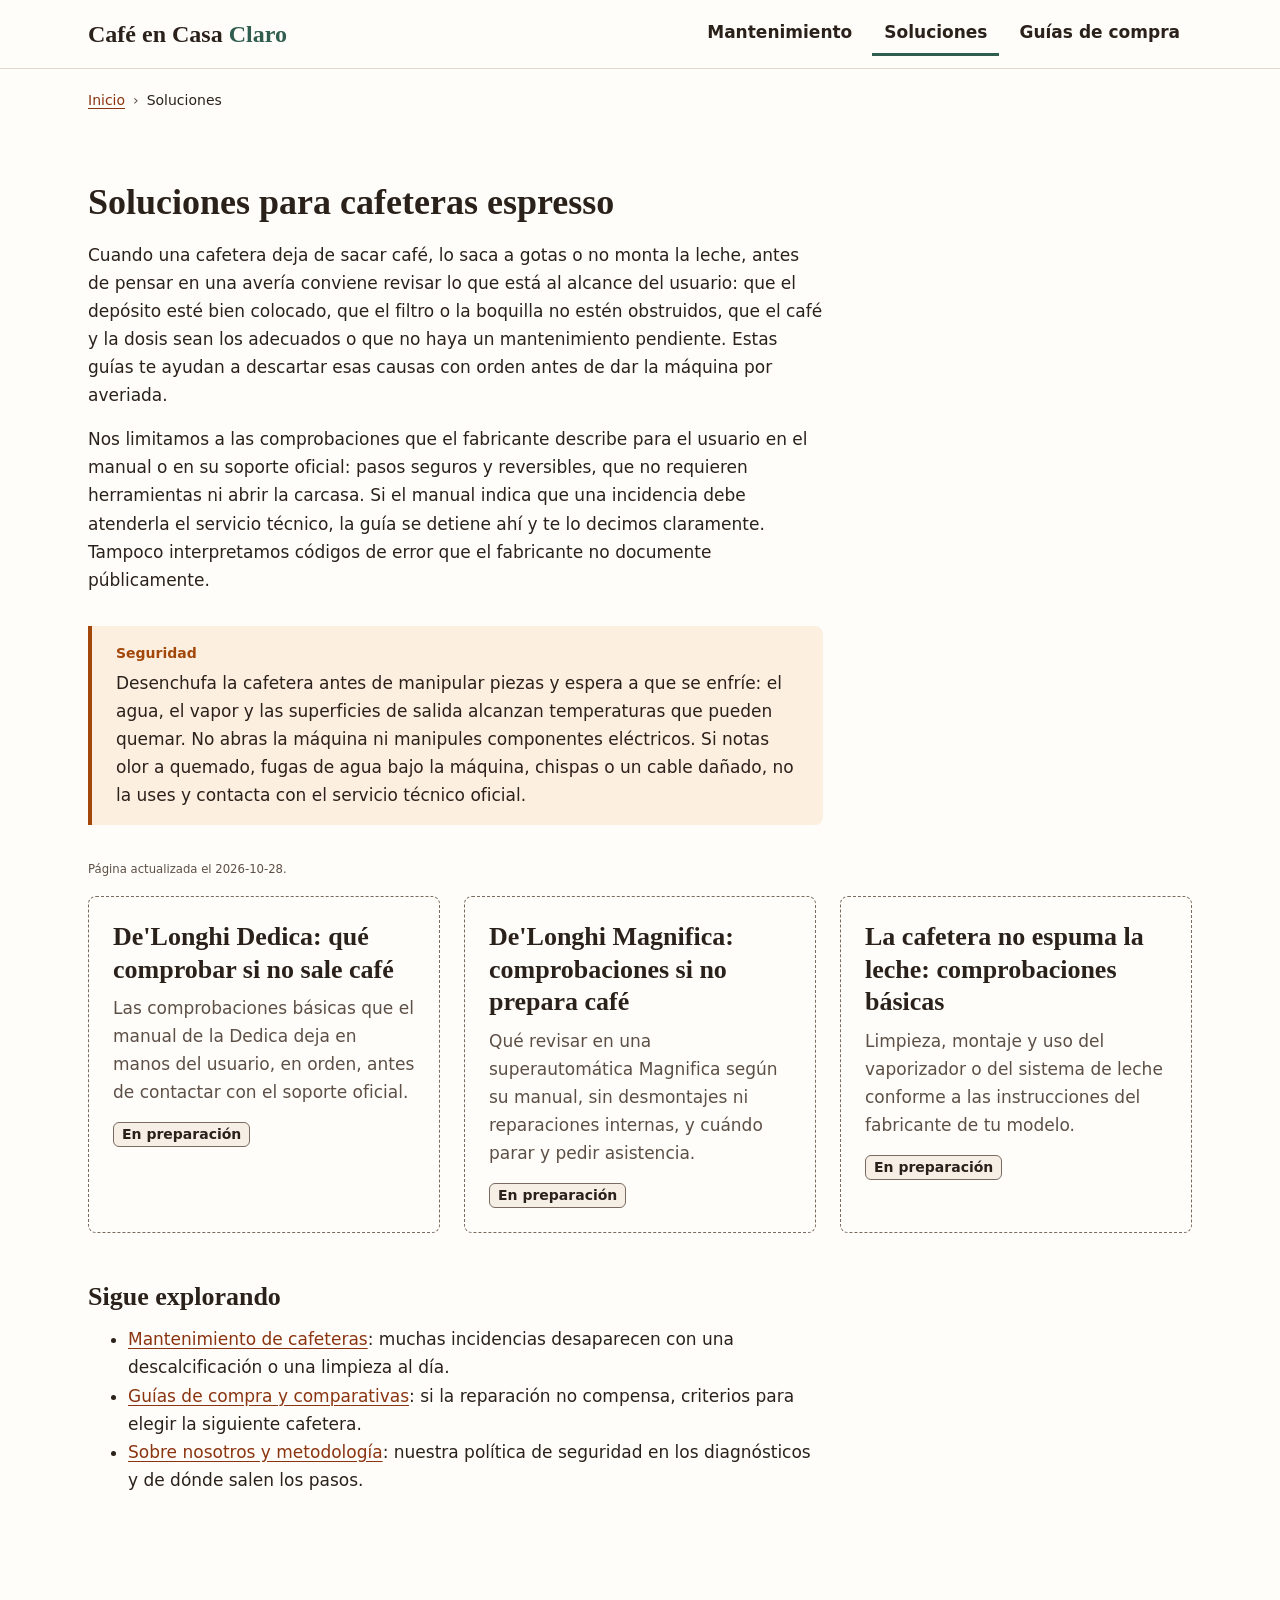
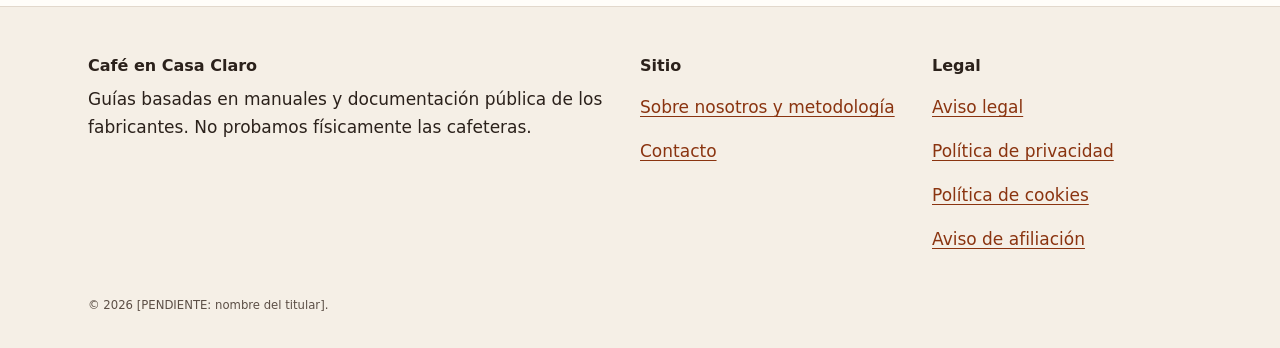
<file: cafe-en-casa-claro/soluciones/index.html>
<!doctype html>
<html lang="es"><head><meta charset="utf-8"><meta name="viewport" content="width=device-width, initial-scale=1"><meta name="color-scheme" content="light"><title>Soluciones para cafeteras espresso: comprobaciones seguras | Café en Casa Claro</title><meta name="description" content="Qué comprobar cuando tu cafetera espresso no saca café, no lo prepara o no espuma la leche: pasos seguros y reversibles según el fabricante y cuándo acudir al servicio técnico."><link rel="stylesheet" href="../css/estilos.css"><link rel="icon" href="../favicon.svg" type="image/svg+xml"></head><body><a class="saltar" href="#contenido">Saltar al contenido</a><header class="cabecera"><div class="contenedor cabecera-interior"><a class="marca" href="../index.html">Café en Casa <span>Claro</span></a><nav class="nav-principal" aria-label="Principal"><ul><li><a href="../mantenimiento/index.html">Mantenimiento</a></li><li><a href="../soluciones/index.html" aria-current="page">Soluciones</a></li><li><a href="../guias-de-compra/index.html">Guías de compra</a></li></ul></nav></div></header><nav class="migas" aria-label="Migas de pan"><ol class="contenedor"><li><a href="../index.html">Inicio</a></li><li><span aria-current="page">Soluciones</span></li></ol></nav><main id="contenido" class="contenedor">
<h1>Soluciones para cafeteras espresso</h1>
<div class="lectura">
<p>Cuando una cafetera deja de sacar café, lo saca a gotas o no monta la leche, antes de pensar en una avería conviene revisar lo que está al alcance del usuario: que el depósito esté bien colocado, que el filtro o la boquilla no estén obstruidos, que el café y la dosis sean los adecuados o que no haya un mantenimiento pendiente. Estas guías te ayudan a descartar esas causas con orden antes de dar la máquina por averiada.</p>
<p>Nos limitamos a las comprobaciones que el fabricante describe para el usuario en el manual o en su soporte oficial: pasos seguros y reversibles, que no requieren herramientas ni abrir la carcasa. Si el manual indica que una incidencia debe atenderla el servicio técnico, la guía se detiene ahí y te lo decimos claramente. Tampoco interpretamos códigos de error que el fabricante no documente públicamente.</p>
</div>
<aside class="caja caja-aviso" aria-label="Seguridad"><p class="caja-etiqueta">Seguridad</p><p>Desenchufa la cafetera antes de manipular piezas y espera a que se enfríe: el agua, el vapor y las superficies de salida alcanzan temperaturas que pueden quemar. No abras la máquina ni manipules componentes eléctricos. Si notas olor a quemado, fugas de agua bajo la máquina, chispas o un cable dañado, no la uses y contacta con el servicio técnico oficial.</p></aside>
<p class="fecha-pagina"><small>Página actualizada el <time datetime="2026-10-28">2026-10-28</time>.</small></p>

<ul class="rejilla-tarjetas">
<li><article class="tarjeta-articulo tarjeta-preparacion"><h2 class="tarjeta-titulo">De'Longhi Dedica: qué comprobar si no sale café</h2><p class="tarjeta-resumen">Las comprobaciones básicas que el manual de la Dedica deja en manos del usuario, en orden, antes de contactar con el soporte oficial.</p><p class="tarjeta-meta"><span class="etiqueta-estado">En preparación</span></p></article></li>
<li><article class="tarjeta-articulo tarjeta-preparacion"><h2 class="tarjeta-titulo">De'Longhi Magnifica: comprobaciones si no prepara café</h2><p class="tarjeta-resumen">Qué revisar en una superautomática Magnifica según su manual, sin desmontajes ni reparaciones internas, y cuándo parar y pedir asistencia.</p><p class="tarjeta-meta"><span class="etiqueta-estado">En preparación</span></p></article></li>
<li><article class="tarjeta-articulo tarjeta-preparacion"><h2 class="tarjeta-titulo">La cafetera no espuma la leche: comprobaciones básicas</h2><p class="tarjeta-resumen">Limpieza, montaje y uso del vaporizador o del sistema de leche conforme a las instrucciones del fabricante de tu modelo.</p><p class="tarjeta-meta"><span class="etiqueta-estado">En preparación</span></p></article></li>
</ul>

<h2>Sigue explorando</h2>
<ul class="lectura">
<li><a href="../mantenimiento/index.html">Mantenimiento de cafeteras</a>: muchas incidencias desaparecen con una descalcificación o una limpieza al día.</li>
<li><a href="../guias-de-compra/index.html">Guías de compra y comparativas</a>: si la reparación no compensa, criterios para elegir la siguiente cafetera.</li>
<li><a href="../sobre-nosotros/index.html">Sobre nosotros y metodología</a>: nuestra política de seguridad en los diagnósticos y de dónde salen los pasos.</li>
</ul>
</main><footer class="pie"><div class="contenedor pie-interior"><section aria-labelledby="pie-sitio"><h2 id="pie-sitio" class="pie-titulo">Café en Casa Claro</h2><p>Guías basadas en manuales y documentación pública de los fabricantes. No probamos físicamente las cafeteras.</p></section><nav aria-label="Sitio"><h2 class="pie-titulo">Sitio</h2><ul><li><a href="../sobre-nosotros/index.html">Sobre nosotros y metodología</a></li><li><a href="../contacto/index.html">Contacto</a></li></ul></nav><nav aria-label="Información legal"><h2 class="pie-titulo">Legal</h2><ul><li><a href="../aviso-legal.html">Aviso legal</a></li><li><a href="../privacidad.html">Política de privacidad</a></li><li><a href="../cookies.html">Política de cookies</a></li><li><a href="../aviso-afiliacion.html">Aviso de afiliación</a></li></ul></nav></div><p class="contenedor pie-copy"><small>© 2026 [PENDIENTE: nombre del titular].</small></p></footer></body></html>
</file>
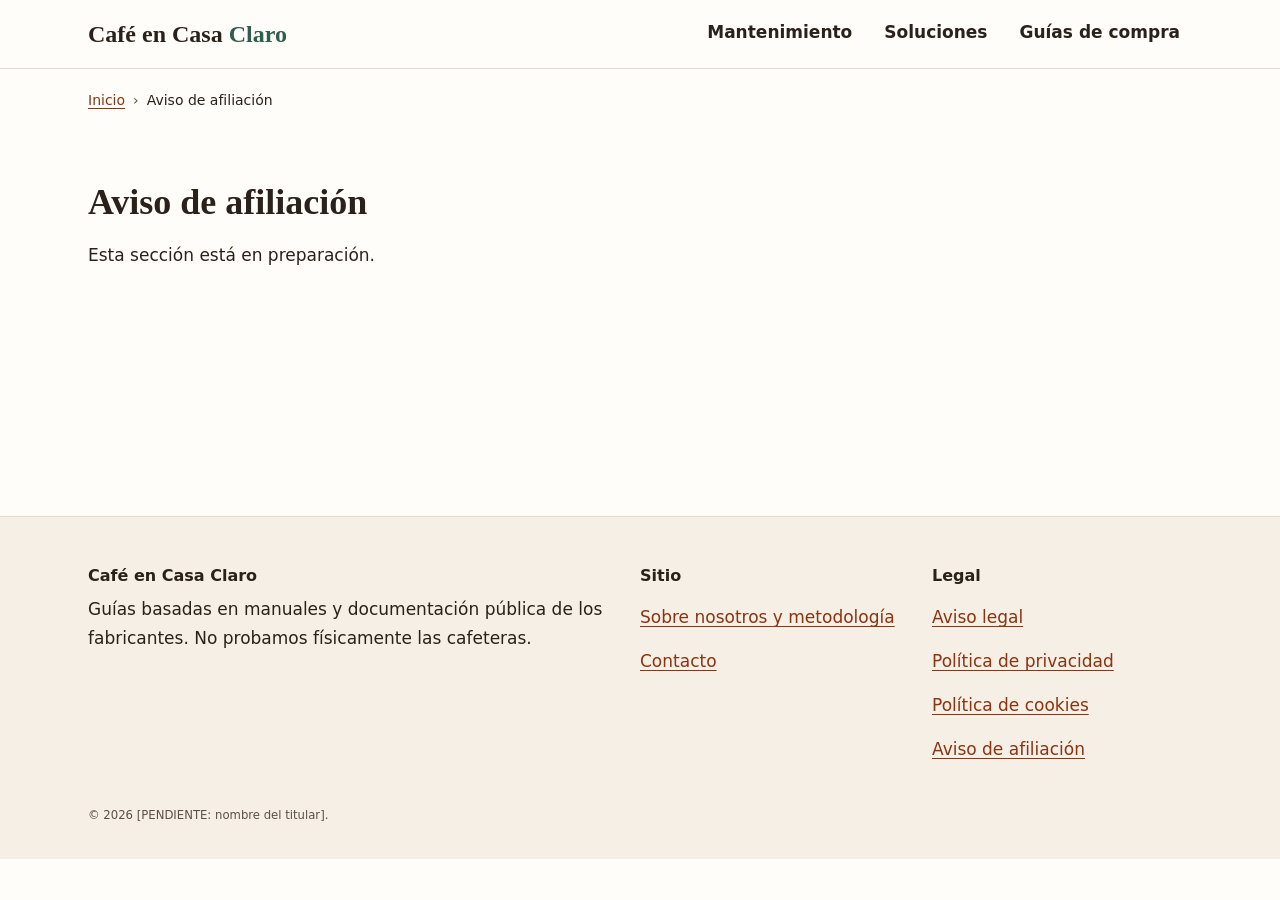
<file: cafe-en-casa-claro/aviso-afiliacion.html>
<!doctype html>
<html lang="es"><head><meta charset="utf-8"><meta name="viewport" content="width=device-width, initial-scale=1"><meta name="color-scheme" content="light"><title>Aviso de afiliación | Café en Casa Claro</title><meta name="description" content="Información sobre enlaces de afiliación en Café en Casa Claro."><link rel="stylesheet" href="css/estilos.css"><link rel="icon" href="favicon.svg" type="image/svg+xml"></head><body><a class="saltar" href="#contenido">Saltar al contenido</a><header class="cabecera"><div class="contenedor cabecera-interior"><a class="marca" href="index.html">Café en Casa <span>Claro</span></a><nav class="nav-principal" aria-label="Principal"><ul><li><a href="mantenimiento/index.html">Mantenimiento</a></li><li><a href="soluciones/index.html">Soluciones</a></li><li><a href="guias-de-compra/index.html">Guías de compra</a></li></ul></nav></div></header><nav class="migas" aria-label="Migas de pan"><ol class="contenedor"><li><a href="index.html">Inicio</a></li><li><span aria-current="page">Aviso de afiliación</span></li></ol></nav><main id="contenido" class="contenedor"><h1>Aviso de afiliación</h1><p class="lectura">Esta sección está en preparación.</p></main><footer class="pie"><div class="contenedor pie-interior"><section aria-labelledby="pie-sitio"><h2 id="pie-sitio" class="pie-titulo">Café en Casa Claro</h2><p>Guías basadas en manuales y documentación pública de los fabricantes. No probamos físicamente las cafeteras.</p></section><nav aria-label="Sitio"><h2 class="pie-titulo">Sitio</h2><ul><li><a href="sobre-nosotros/index.html">Sobre nosotros y metodología</a></li><li><a href="contacto/index.html">Contacto</a></li></ul></nav><nav aria-label="Información legal"><h2 class="pie-titulo">Legal</h2><ul><li><a href="aviso-legal.html">Aviso legal</a></li><li><a href="privacidad.html">Política de privacidad</a></li><li><a href="cookies.html">Política de cookies</a></li><li><a href="aviso-afiliacion.html">Aviso de afiliación</a></li></ul></nav></div><p class="contenedor pie-copy"><small>© 2026 [PENDIENTE: nombre del titular].</small></p></footer></body></html>
</file>
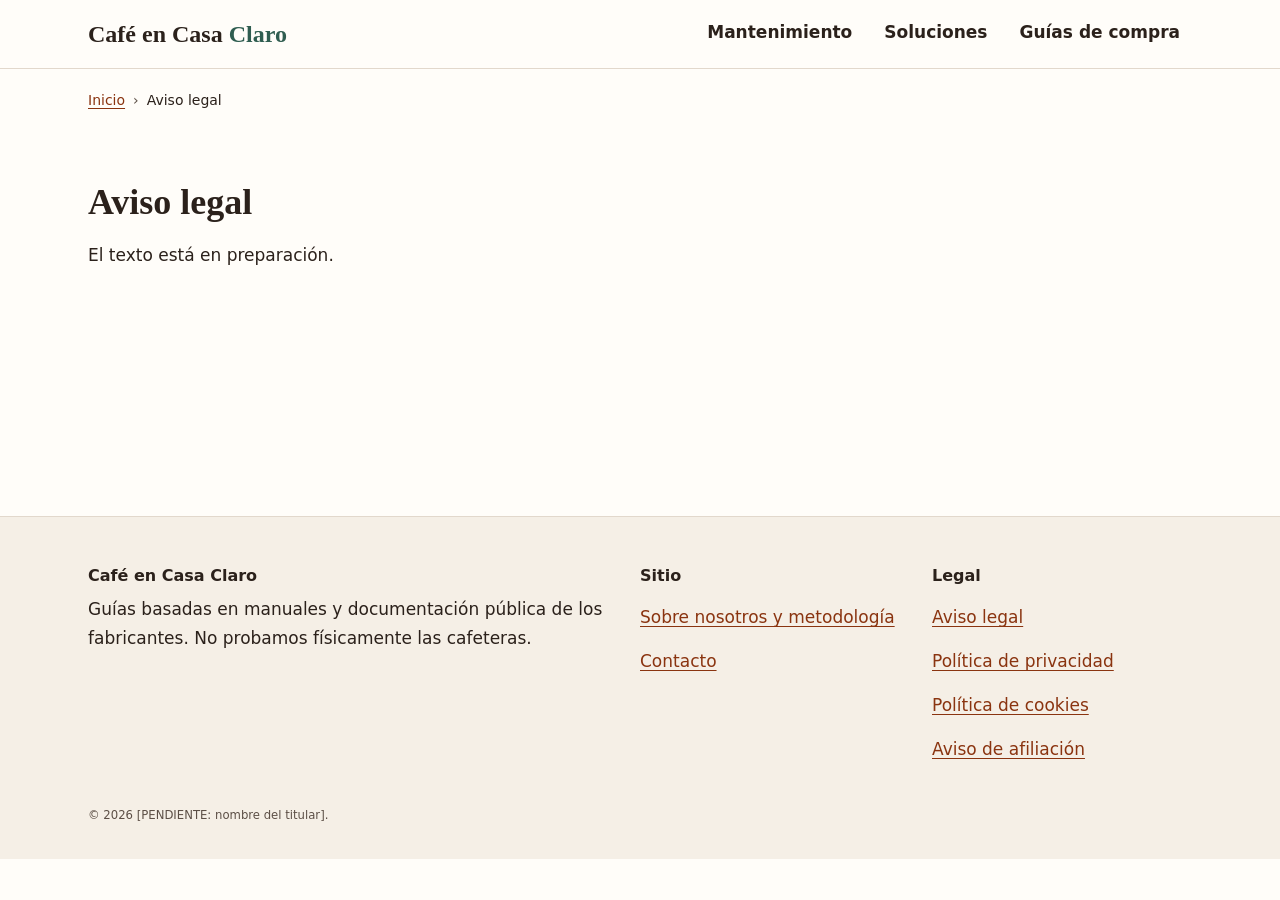
<file: cafe-en-casa-claro/aviso-legal.html>
<!doctype html>
<html lang="es"><head><meta charset="utf-8"><meta name="viewport" content="width=device-width, initial-scale=1"><meta name="color-scheme" content="light"><title>Aviso legal | Café en Casa Claro</title><meta name="description" content="Aviso legal de Café en Casa Claro."><link rel="stylesheet" href="css/estilos.css"><link rel="icon" href="favicon.svg" type="image/svg+xml"></head><body><a class="saltar" href="#contenido">Saltar al contenido</a><header class="cabecera"><div class="contenedor cabecera-interior"><a class="marca" href="index.html">Café en Casa <span>Claro</span></a><nav class="nav-principal" aria-label="Principal"><ul><li><a href="mantenimiento/index.html">Mantenimiento</a></li><li><a href="soluciones/index.html">Soluciones</a></li><li><a href="guias-de-compra/index.html">Guías de compra</a></li></ul></nav></div></header><nav class="migas" aria-label="Migas de pan"><ol class="contenedor"><li><a href="index.html">Inicio</a></li><li><span aria-current="page">Aviso legal</span></li></ol></nav><main id="contenido" class="contenedor"><h1>Aviso legal</h1><p class="lectura">El texto está en preparación.</p></main><footer class="pie"><div class="contenedor pie-interior"><section aria-labelledby="pie-sitio"><h2 id="pie-sitio" class="pie-titulo">Café en Casa Claro</h2><p>Guías basadas en manuales y documentación pública de los fabricantes. No probamos físicamente las cafeteras.</p></section><nav aria-label="Sitio"><h2 class="pie-titulo">Sitio</h2><ul><li><a href="sobre-nosotros/index.html">Sobre nosotros y metodología</a></li><li><a href="contacto/index.html">Contacto</a></li></ul></nav><nav aria-label="Información legal"><h2 class="pie-titulo">Legal</h2><ul><li><a href="aviso-legal.html">Aviso legal</a></li><li><a href="privacidad.html">Política de privacidad</a></li><li><a href="cookies.html">Política de cookies</a></li><li><a href="aviso-afiliacion.html">Aviso de afiliación</a></li></ul></nav></div><p class="contenedor pie-copy"><small>© 2026 [PENDIENTE: nombre del titular].</small></p></footer></body></html>
</file>
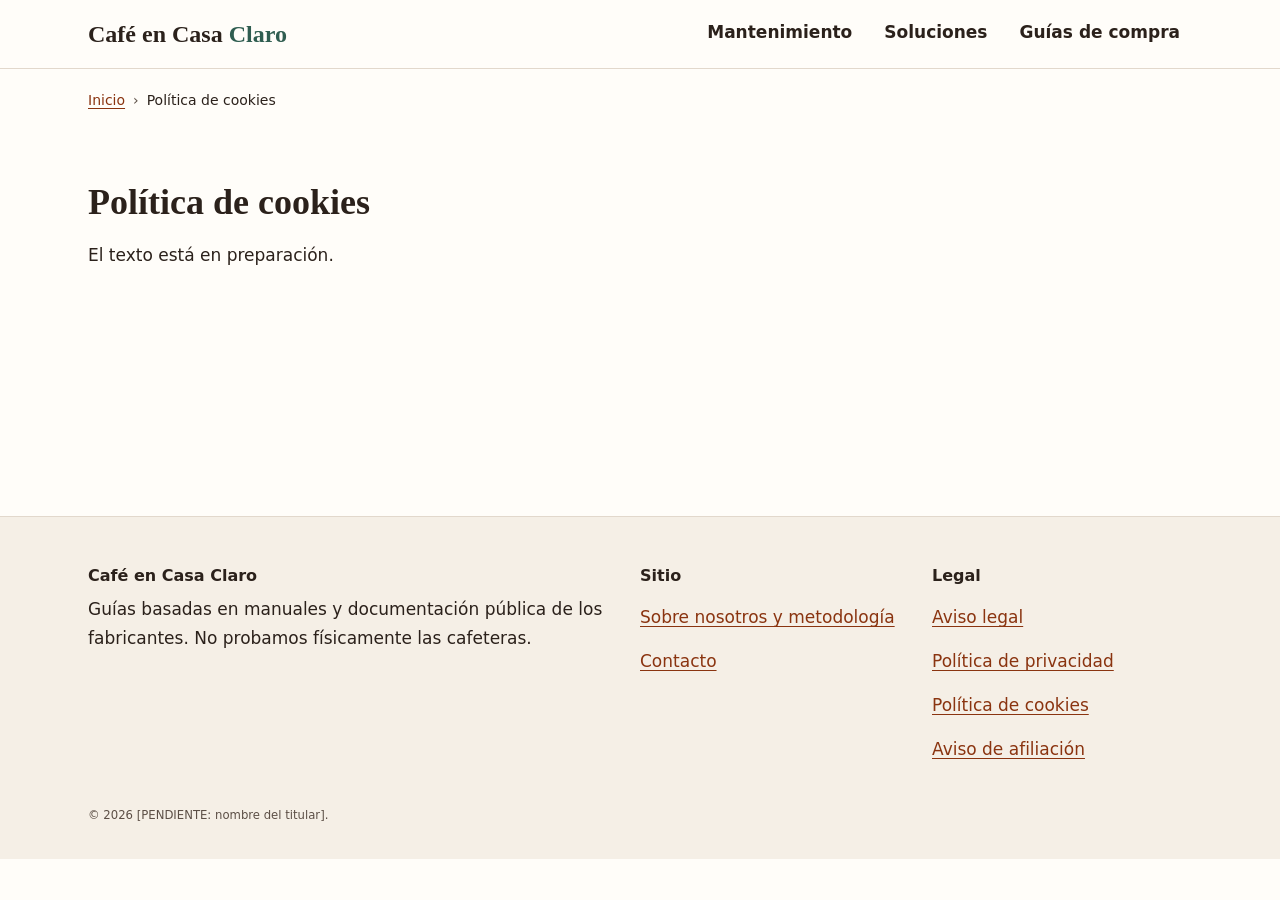
<file: cafe-en-casa-claro/cookies.html>
<!doctype html>
<html lang="es"><head><meta charset="utf-8"><meta name="viewport" content="width=device-width, initial-scale=1"><meta name="color-scheme" content="light"><title>Política de cookies | Café en Casa Claro</title><meta name="description" content="Información sobre cookies en Café en Casa Claro."><link rel="stylesheet" href="css/estilos.css"><link rel="icon" href="favicon.svg" type="image/svg+xml"></head><body><a class="saltar" href="#contenido">Saltar al contenido</a><header class="cabecera"><div class="contenedor cabecera-interior"><a class="marca" href="index.html">Café en Casa <span>Claro</span></a><nav class="nav-principal" aria-label="Principal"><ul><li><a href="mantenimiento/index.html">Mantenimiento</a></li><li><a href="soluciones/index.html">Soluciones</a></li><li><a href="guias-de-compra/index.html">Guías de compra</a></li></ul></nav></div></header><nav class="migas" aria-label="Migas de pan"><ol class="contenedor"><li><a href="index.html">Inicio</a></li><li><span aria-current="page">Política de cookies</span></li></ol></nav><main id="contenido" class="contenedor"><h1>Política de cookies</h1><p class="lectura">El texto está en preparación.</p></main><footer class="pie"><div class="contenedor pie-interior"><section aria-labelledby="pie-sitio"><h2 id="pie-sitio" class="pie-titulo">Café en Casa Claro</h2><p>Guías basadas en manuales y documentación pública de los fabricantes. No probamos físicamente las cafeteras.</p></section><nav aria-label="Sitio"><h2 class="pie-titulo">Sitio</h2><ul><li><a href="sobre-nosotros/index.html">Sobre nosotros y metodología</a></li><li><a href="contacto/index.html">Contacto</a></li></ul></nav><nav aria-label="Información legal"><h2 class="pie-titulo">Legal</h2><ul><li><a href="aviso-legal.html">Aviso legal</a></li><li><a href="privacidad.html">Política de privacidad</a></li><li><a href="cookies.html">Política de cookies</a></li><li><a href="aviso-afiliacion.html">Aviso de afiliación</a></li></ul></nav></div><p class="contenedor pie-copy"><small>© 2026 [PENDIENTE: nombre del titular].</small></p></footer></body></html>
</file>
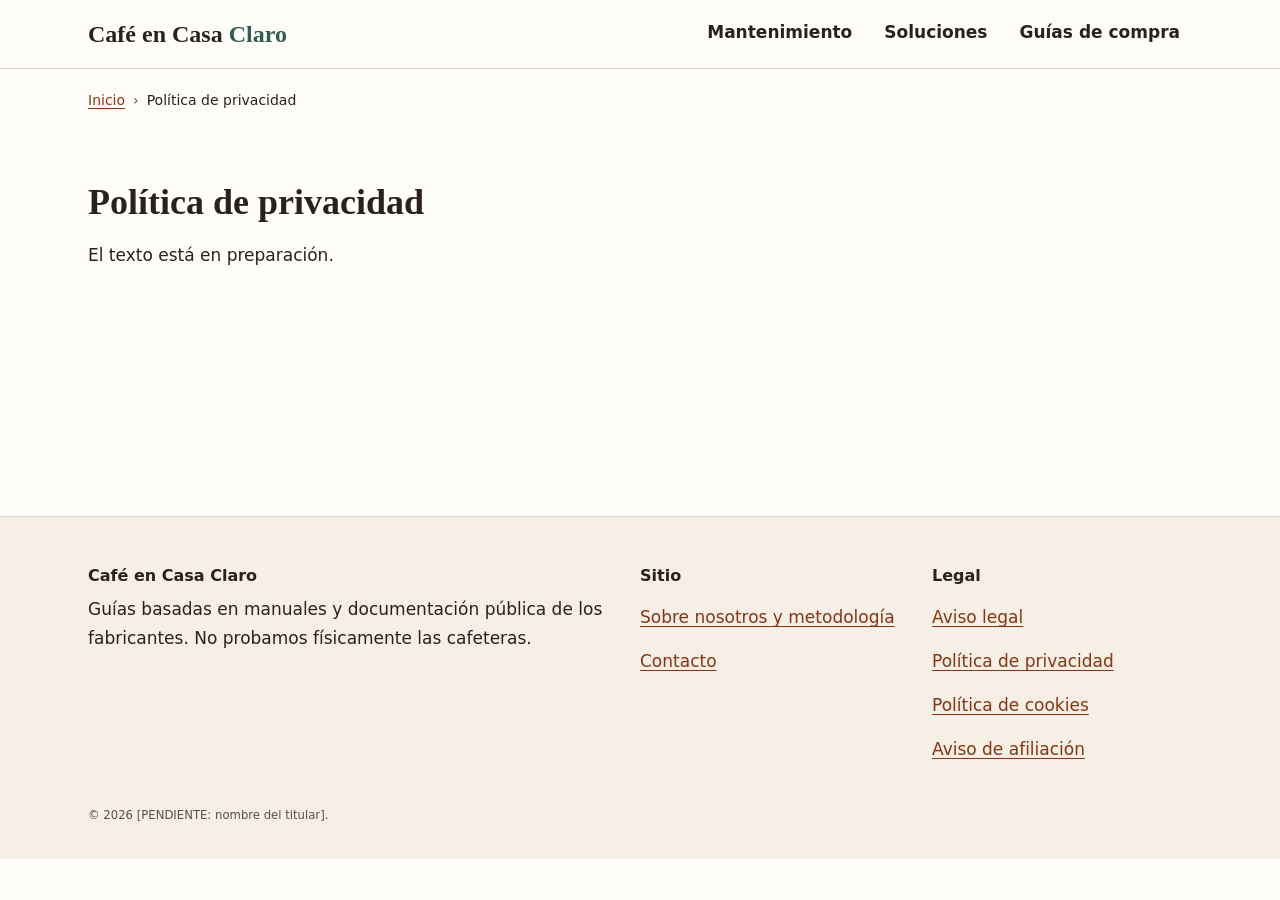
<file: cafe-en-casa-claro/privacidad.html>
<!doctype html>
<html lang="es"><head><meta charset="utf-8"><meta name="viewport" content="width=device-width, initial-scale=1"><meta name="color-scheme" content="light"><title>Política de privacidad | Café en Casa Claro</title><meta name="description" content="Información sobre privacidad en Café en Casa Claro."><link rel="stylesheet" href="css/estilos.css"><link rel="icon" href="favicon.svg" type="image/svg+xml"></head><body><a class="saltar" href="#contenido">Saltar al contenido</a><header class="cabecera"><div class="contenedor cabecera-interior"><a class="marca" href="index.html">Café en Casa <span>Claro</span></a><nav class="nav-principal" aria-label="Principal"><ul><li><a href="mantenimiento/index.html">Mantenimiento</a></li><li><a href="soluciones/index.html">Soluciones</a></li><li><a href="guias-de-compra/index.html">Guías de compra</a></li></ul></nav></div></header><nav class="migas" aria-label="Migas de pan"><ol class="contenedor"><li><a href="index.html">Inicio</a></li><li><span aria-current="page">Política de privacidad</span></li></ol></nav><main id="contenido" class="contenedor"><h1>Política de privacidad</h1><p class="lectura">El texto está en preparación.</p></main><footer class="pie"><div class="contenedor pie-interior"><section aria-labelledby="pie-sitio"><h2 id="pie-sitio" class="pie-titulo">Café en Casa Claro</h2><p>Guías basadas en manuales y documentación pública de los fabricantes. No probamos físicamente las cafeteras.</p></section><nav aria-label="Sitio"><h2 class="pie-titulo">Sitio</h2><ul><li><a href="sobre-nosotros/index.html">Sobre nosotros y metodología</a></li><li><a href="contacto/index.html">Contacto</a></li></ul></nav><nav aria-label="Información legal"><h2 class="pie-titulo">Legal</h2><ul><li><a href="aviso-legal.html">Aviso legal</a></li><li><a href="privacidad.html">Política de privacidad</a></li><li><a href="cookies.html">Política de cookies</a></li><li><a href="aviso-afiliacion.html">Aviso de afiliación</a></li></ul></nav></div><p class="contenedor pie-copy"><small>© 2026 [PENDIENTE: nombre del titular].</small></p></footer></body></html>
</file>
<file: cafe-en-casa-claro/css/estilos.css>
/* Plantilla visual de Café en Casa Claro. Valores definidos en docs/diseno.md. */
:root {
 color-scheme: light;
 --color-fondo:#FFFDF9; --color-superficie:#F5EFE6; --color-texto:#2B211B; --color-texto-secundario:#5C4F46;
 --color-enlace:#8A3410; --color-enlace-hover:#5E2208; --color-enlace-visitado:#6B3F73; --color-acento:#2F5D50; --color-acento-hover:#244A40; --color-sobre-acento:#FFFFFF;
 --color-comercial:#8A3410; --color-comercial-hover:#5E2208; --color-borde:#E2D8CC; --color-borde-control:#7A6A5F; --color-foco:#1B5FBF; --color-tabla-cabecera:#EDE4D8;
 --color-info-fondo:#EAF2F7; --color-info-borde:#2D6A93; --color-aviso-fondo:#FCEFE0; --color-aviso-borde:#A3480A; --color-afiliacion-fondo:#F2EDF7; --color-afiliacion-borde:#6A4C93;
 --fuente-texto:system-ui,-apple-system,"Segoe UI",Roboto,"Helvetica Neue",Arial,"Noto Sans","Liberation Sans",sans-serif;
 --fuente-titulos:"Iowan Old Style","Palatino Linotype",Palatino,"Book Antiqua",Georgia,"Times New Roman",serif;
 --fuente-mono:ui-monospace,"Cascadia Mono","Segoe UI Mono",Consolas,"Liberation Mono",Menlo,monospace;
 --texto-base:1rem; --texto-pequeno:.875rem; --texto-tabla:.9375rem; --texto-h1:1.75rem; --texto-h2:1.375rem; --texto-h3:1.1875rem; --texto-h4:1.0625rem; --interlineado:1.65; --interlineado-titulos:1.25;
 --esp-1:.25rem; --esp-2:.5rem; --esp-3:.75rem; --esp-4:1rem; --esp-5:1.5rem; --esp-6:2rem; --esp-7:3rem; --esp-8:4rem;
 --ancho-contenedor:72rem; --ancho-lectura:68ch; --objetivo-tactil:44px; --radio:8px; --radio-boton:6px; --foco-grosor:3px; --foco-separacion:2px;
}
@media(min-width:48em){:root{--texto-base:1.0625rem;--texto-tabla:1rem;--texto-h1:2.25rem;--texto-h2:1.625rem;--texto-h3:1.3125rem;--texto-h4:1.125rem}}
*{box-sizing:border-box} html{scroll-behavior:smooth} body{margin:0;background:var(--color-fondo);color:var(--color-texto);font:400 var(--texto-base)/var(--interlineado) var(--fuente-texto)}
a{color:var(--color-enlace);text-decoration:underline;text-underline-offset:.18em}a:visited{color:var(--color-enlace-visitado)}a:hover,a:active{color:var(--color-enlace-hover);text-decoration-thickness:2px;text-underline-offset:.3em}
:focus-visible{outline:var(--foco-grosor) solid var(--color-foco);outline-offset:var(--foco-separacion)} h1,h2,h3{font-family:var(--fuente-titulos);line-height:var(--interlineado-titulos)}h1{font-size:var(--texto-h1);margin:0 0 var(--esp-4)}h2{font-size:var(--texto-h2);margin:var(--esp-7) 0 var(--esp-3)}h3{font-size:var(--texto-h3);margin:var(--esp-6) 0 var(--esp-2)}h4{font-size:var(--texto-h4);font-weight:700}p,ul,ol{margin:0 0 var(--esp-4)}img,svg{max-width:100%}code,kbd{font-family:var(--fuente-mono);overflow-wrap:anywhere}
.contenedor{width:100%;max-width:var(--ancho-contenedor);margin-inline:auto;padding-inline:var(--esp-4)}.lectura,main>h1,main>.intro{max-width:var(--ancho-lectura)}main{min-height:20rem;padding-block:var(--esp-7) var(--esp-6)}
.saltar{position:absolute;z-index:5;top:var(--esp-2);left:var(--esp-2);transform:translateY(-160%);background:var(--color-acento);color:#fff;padding:var(--esp-3) var(--esp-4);border-radius:var(--radio-boton);font-weight:700}.saltar:focus{transform:none;color:#fff}
.cabecera{background:var(--color-fondo);border-bottom:1px solid var(--color-borde)}.cabecera-interior{display:flex;flex-direction:column;gap:var(--esp-2);padding-block:var(--esp-3)}.marca{font:700 1.25rem/1.2 var(--fuente-titulos);color:var(--color-texto);text-decoration:none;min-height:44px;display:inline-flex;align-items:center}.marca:visited{color:var(--color-texto)}.marca span{color:var(--color-acento);margin-left:.25em}.nav-principal ul{display:flex;flex-wrap:wrap;gap:var(--esp-1) var(--esp-2);list-style:none;margin:0;padding:0}.nav-principal a{display:inline-flex;align-items:center;min-height:44px;padding:0 var(--esp-3);color:var(--color-texto);font-weight:600;text-decoration:none;border-bottom:3px solid transparent}.nav-principal a:visited{color:var(--color-texto)}.nav-principal a:hover,.nav-principal a:active{color:var(--color-enlace-hover);text-decoration:underline;text-decoration-thickness:2px;text-underline-offset:.3em}.nav-principal a[aria-current="page"],.nav-principal a[aria-current="true"]{border-bottom-color:var(--color-acento)}
.migas{font-size:var(--texto-pequeno);color:var(--color-texto-secundario)}.migas ol{display:flex;flex-wrap:wrap;align-items:center;list-style:none;padding-block:var(--esp-2);margin-bottom:0}.migas li{display:flex;align-items:center;min-width:0}.migas li+li:before{content:"›";margin-inline:var(--esp-2);color:var(--color-texto-secundario)}.migas a,.migas span{padding-block:var(--esp-3);overflow-wrap:anywhere}.migas [aria-current="page"]{color:var(--color-texto)}
.pie{margin-top:var(--esp-8);padding-block:var(--esp-7) var(--esp-6);background:var(--color-superficie);border-top:1px solid var(--color-borde)}.pie-interior{display:grid;gap:var(--esp-6)}.pie-titulo{font:700 1rem/1.4 var(--fuente-texto);margin:0 0 var(--esp-2)}.pie ul{list-style:none;margin:0;padding:0}.pie li{margin:0}.pie a{display:inline-flex;align-items:center;min-height:44px}.pie-copy{margin:var(--esp-6) auto 0;color:var(--color-texto-secundario);font-size:var(--texto-pequeno)}
.rejilla-tarjetas{list-style:none;padding:0;display:grid;grid-template-columns:1fr;gap:var(--esp-5)}.tarjeta-articulo{height:100%;position:relative;border:1px solid var(--color-borde);border-radius:var(--radio);padding:var(--esp-5);background:var(--color-fondo)}.tarjeta-articulo:hover{border-color:var(--color-borde-control)}.tarjeta-articulo:focus-within{outline:3px solid var(--color-foco);outline-offset:2px}.tarjeta-titulo{margin:0 0 var(--esp-2)}.tarjeta-titulo a{color:var(--color-texto);text-decoration:none}.tarjeta-titulo a:visited{color:var(--color-texto)}.tarjeta-articulo:hover .tarjeta-titulo a{text-decoration:underline;text-decoration-color:var(--color-enlace-hover)}.tarjeta-titulo a:after{content:"";position:absolute;inset:0}.tarjeta-categoria{font-size:var(--texto-pequeno);font-weight:600;color:var(--color-acento);margin-bottom:var(--esp-2)}.tarjeta-resumen{color:var(--color-texto-secundario)}.tarjeta-meta{margin:0;color:var(--color-texto-secundario);font-size:var(--texto-pequeno)}.tarjeta-preparacion{border-style:dashed;border-color:var(--color-borde-control)}.tarjeta-preparacion:hover{border-color:var(--color-borde-control)}.etiqueta-estado{display:inline-block;padding:0 var(--esp-2);border:1px solid var(--color-borde-control);border-radius:var(--radio-boton);background:var(--color-superficie);color:var(--color-texto);font-weight:600}.fecha-pagina{max-width:var(--ancho-lectura);color:var(--color-texto-secundario);font-size:var(--texto-pequeno)}
.tabla{max-width:var(--ancho-lectura);margin:var(--esp-6) 0}.tabla-desplazable{overflow-x:auto;border:1px solid var(--color-borde-control);border-radius:var(--radio)}table{width:100%;min-width:32rem;border-collapse:collapse;font-size:var(--texto-tabla)}caption{text-align:left;font-size:var(--texto-pequeno);font-weight:700;padding:var(--esp-3);color:var(--color-texto)}th,td{text-align:left;vertical-align:top;padding:var(--esp-3);border-bottom:1px solid var(--color-borde)}thead th{background:var(--color-tabla-cabecera);font-weight:700}th[scope="row"]{position:sticky;left:0;background:var(--color-fondo);font-weight:600}.tabla-nota{font-size:var(--texto-pequeno);color:var(--color-texto-secundario);margin-top:var(--esp-2)}.tabla-ayuda{font-size:var(--texto-pequeno);color:var(--color-texto-secundario)}
.caja{max-width:var(--ancho-lectura);margin-block:var(--esp-6);padding:var(--esp-4) var(--esp-5);border-left:4px solid;border-radius:0 var(--radio) var(--radio) 0}.caja p:last-child{margin-bottom:0}.caja-etiqueta{font-size:var(--texto-pequeno);font-weight:700;margin-bottom:var(--esp-1)}.caja-info{background:var(--color-info-fondo);border-color:var(--color-info-borde)}.caja-info .caja-etiqueta{color:var(--color-info-borde)}.caja-aviso{background:var(--color-aviso-fondo);border-color:var(--color-aviso-borde)}.caja-aviso .caja-etiqueta{color:var(--color-aviso-borde)}.caja-afiliacion{background:var(--color-afiliacion-fondo);border-color:var(--color-afiliacion-borde)}.caja-afiliacion .caja-etiqueta{color:var(--color-afiliacion-borde)}
.boton{display:inline-flex;align-items:center;justify-content:center;gap:var(--esp-2);min-height:44px;padding:var(--esp-3) var(--esp-5);border:2px solid transparent;border-radius:var(--radio-boton);font-weight:700;text-decoration:none}.boton:visited{color:#fff}.boton-editorial{background:var(--color-acento);color:#fff}.boton-editorial:hover,.boton-editorial:active{background:var(--color-acento-hover);color:#fff;text-decoration:underline}.boton-comercial{background:var(--color-comercial);color:#fff}.boton-comercial:hover,.boton-comercial:active{background:var(--color-comercial-hover);color:#fff;text-decoration:underline}.boton-nota{font-size:var(--texto-pequeno)}.visualmente-oculto{position:absolute;width:1px;height:1px;padding:0;margin:-1px;overflow:hidden;clip:rect(0,0,0,0);white-space:nowrap;border:0}
.pasos{list-style:none;padding:0;counter-reset:paso}.pasos>li{counter-increment:paso;position:relative;padding-left:3rem;margin-bottom:var(--esp-6)}.pasos>li:before{content:counter(paso);position:absolute;left:0;top:0;width:2rem;height:2rem;border-radius:50%;background:var(--color-acento);color:#fff;font-weight:700;display:grid;place-items:center}.pasos>li:after{content:"";position:absolute;left:.94rem;top:2.2rem;bottom:-1rem;border-left:2px solid var(--color-borde)}.pasos>li:last-child:after{display:none}.paso-titulo{margin-top:0}.fuentes{max-width:var(--ancho-lectura);margin-block:var(--esp-7);padding:var(--esp-5);background:var(--color-superficie);border-radius:var(--radio)}.fuentes h2{margin-top:0}.fuentes-metodo{margin-bottom:0;font-size:var(--texto-pequeno)}
.error-404{text-align:center;padding-block:var(--esp-8)}.error-404 .acciones{display:flex;flex-wrap:wrap;justify-content:center;gap:var(--esp-3)}
@media(min-width:40em){.rejilla-tarjetas{grid-template-columns:repeat(2,minmax(0,1fr))}.tabla-ayuda{display:none}}
@media(min-width:48em){.contenedor{padding-inline:var(--esp-5)}.cabecera-interior{flex-direction:row;align-items:center;justify-content:space-between}.marca{font-size:1.5rem}.pie{padding-bottom:var(--esp-6)}}
@media(min-width:64em){.rejilla-tarjetas{grid-template-columns:repeat(3,minmax(0,1fr))}.pie-interior{grid-template-columns:2fr 1fr 1fr}}
@media(prefers-reduced-motion:reduce){html{scroll-behavior:auto}*,*::before,*::after{animation-duration:.01ms!important;animation-iteration-count:1!important;transition-duration:.01ms!important}}
@media(forced-colors:active){.saltar,.boton{border:2px solid ButtonText}.tarjeta-articulo:focus-within,:focus-visible{outline-color:Highlight}.caja{border-color:CanvasText}.nav-principal a[aria-current="page"],.nav-principal a[aria-current="true"]{border-bottom-color:Highlight}}
</file>
